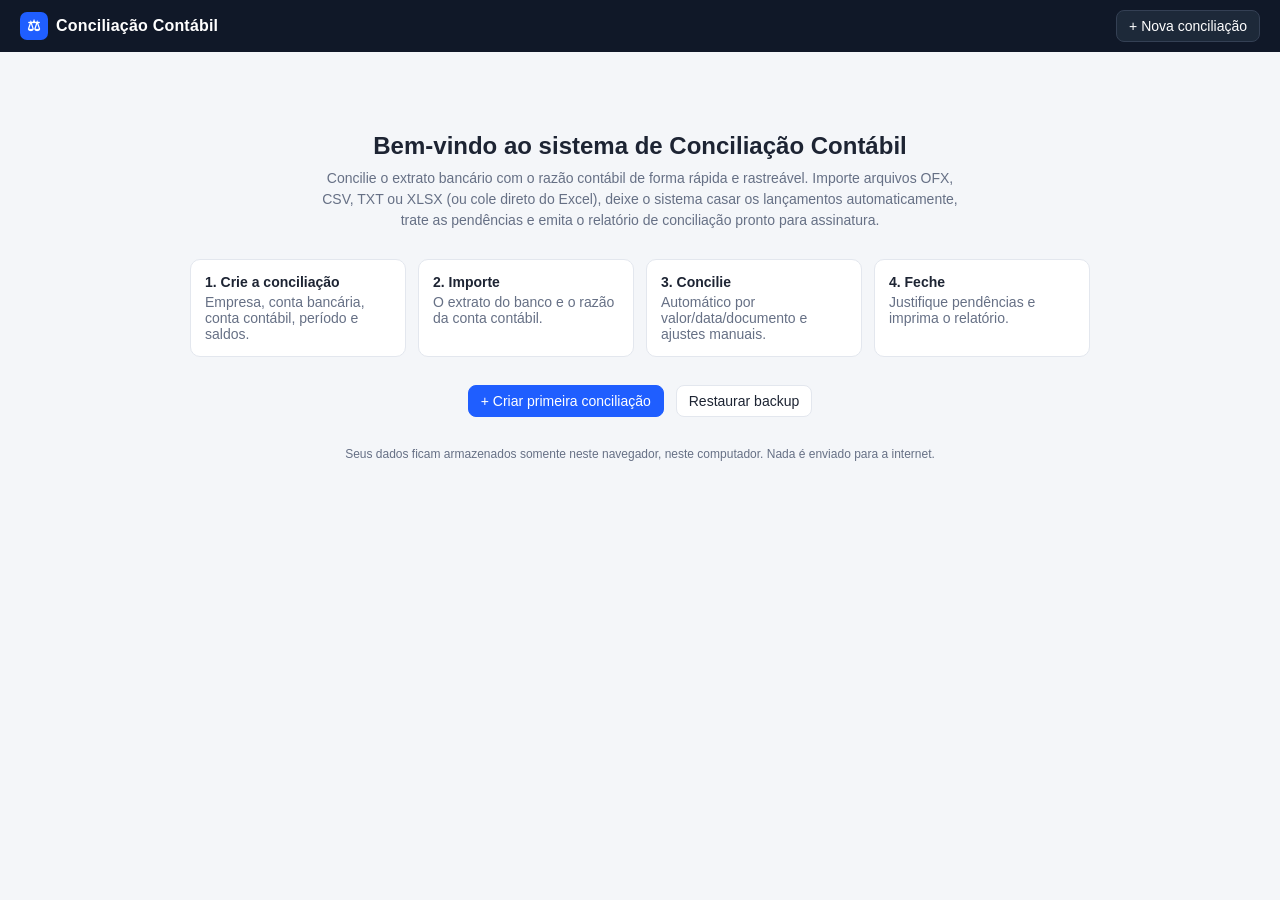
<file: index.html>
<!DOCTYPE html>
<html lang="pt-BR">
<head>
  <meta charset="UTF-8">
  <meta name="viewport" content="width=device-width, initial-scale=1.0">
  <title>Conciliação Contábil</title>
  <link rel="icon" href="data:image/svg+xml,<svg xmlns='http://www.w3.org/2000/svg' viewBox='0 0 100 100'><text y='.9em' font-size='90'>⚖️</text></svg>">
  <link rel="stylesheet" href="css/styles.css">
</head>
<body>
  <header class="topbar">
    <div class="brand"><span class="logo">⚖</span> Conciliação Contábil</div>
    <div class="spacer"></div>
    <select id="selConc" title="Conciliação aberta"></select>
    <button class="btn" data-action="nova-conc">+ Nova conciliação</button>
  </header>
  <nav class="tabs" id="tabs"></nav>
  <main id="main"></main>
  <div id="modal-root"></div>
  <div class="toast-area" id="toasts"></div>

  <noscript><p style="padding:20px">Este sistema precisa de JavaScript habilitado.</p></noscript>
  <script src="js/parsers.js"></script>
  <script src="js/app.js"></script>
</body>
</html>
</file>
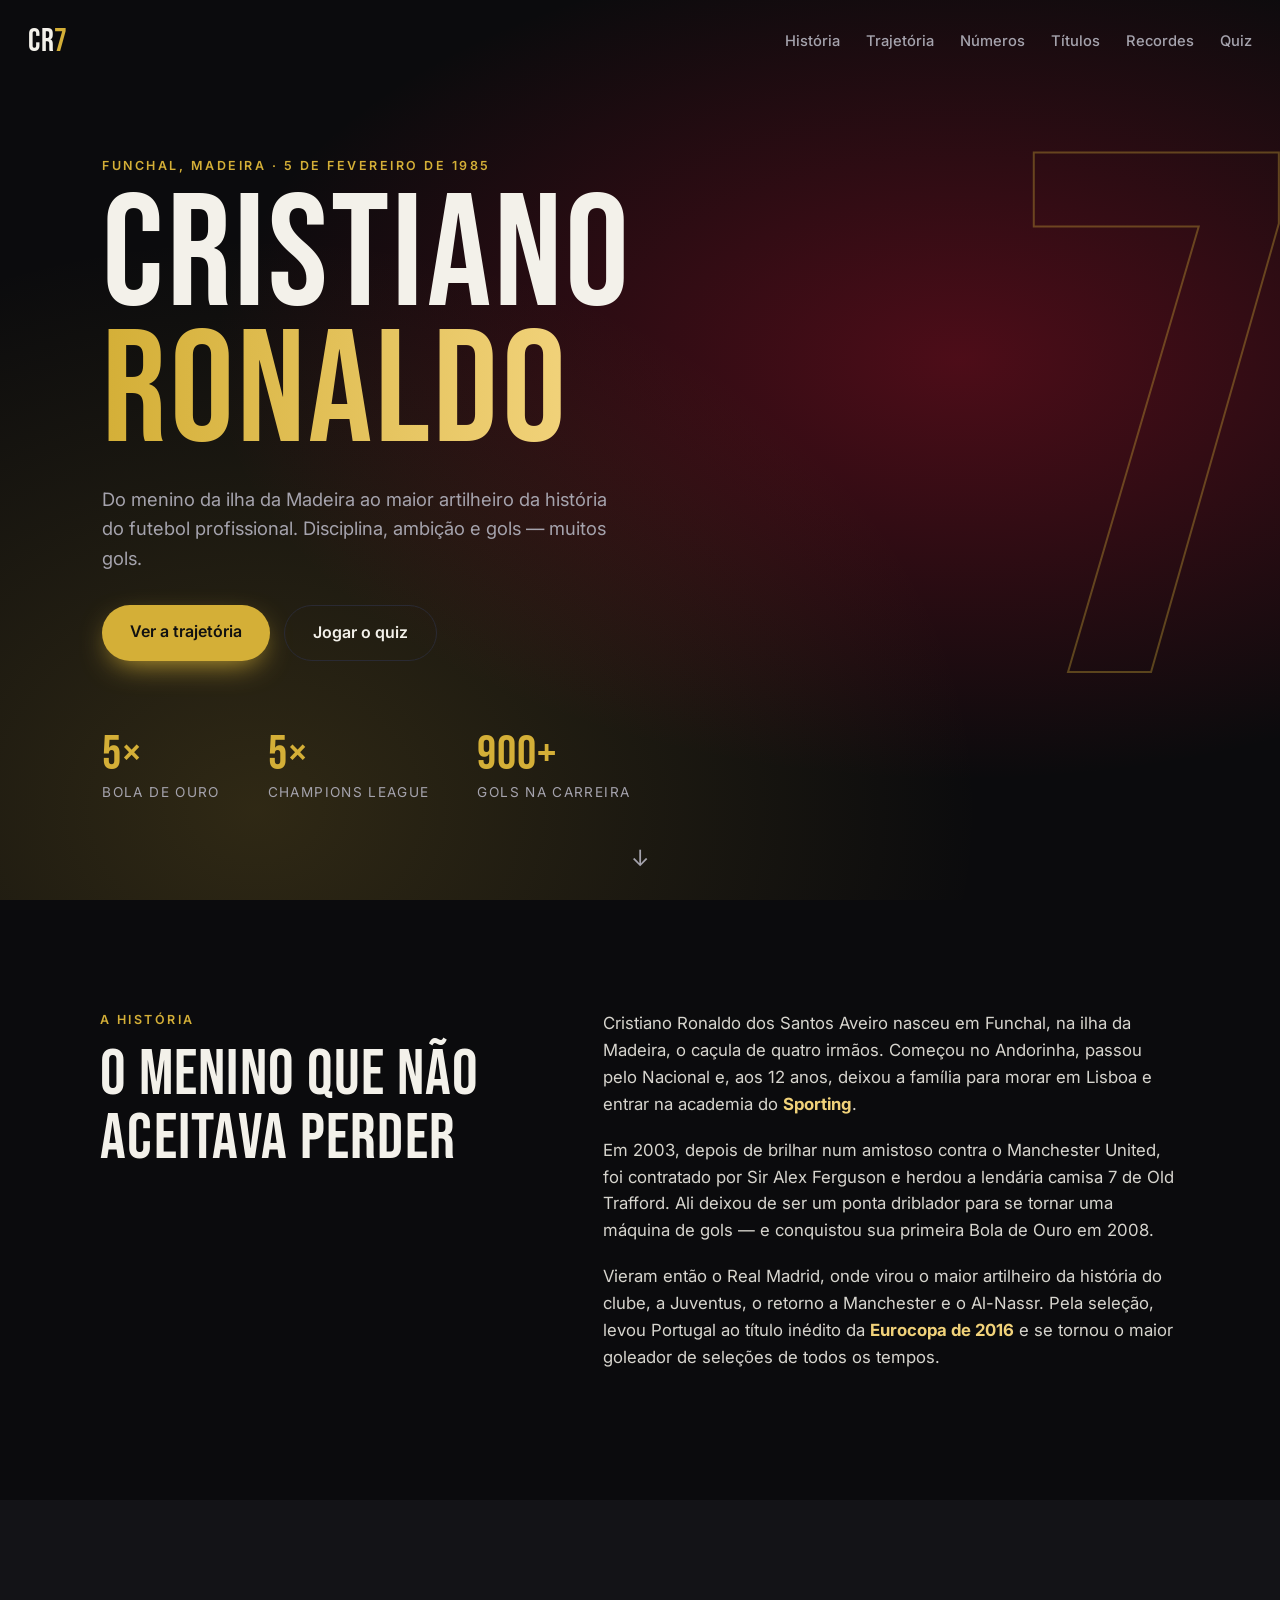
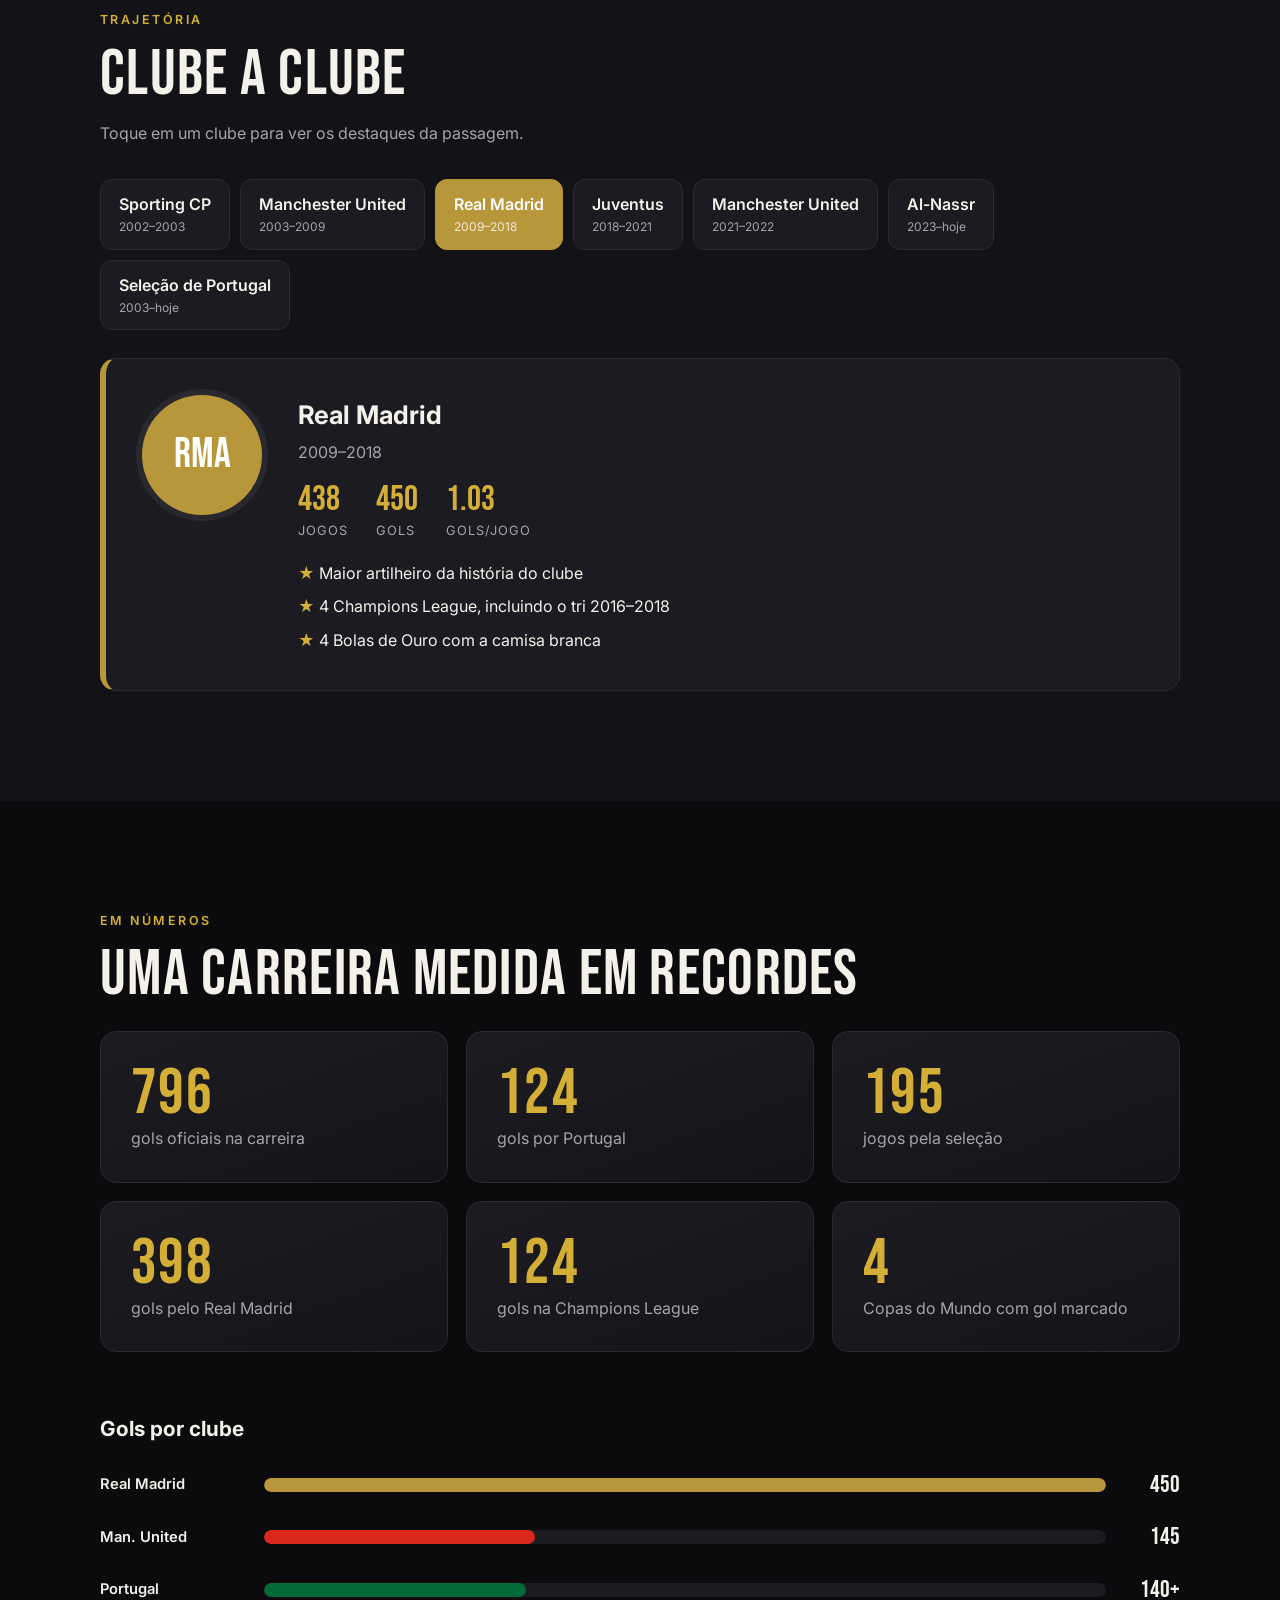
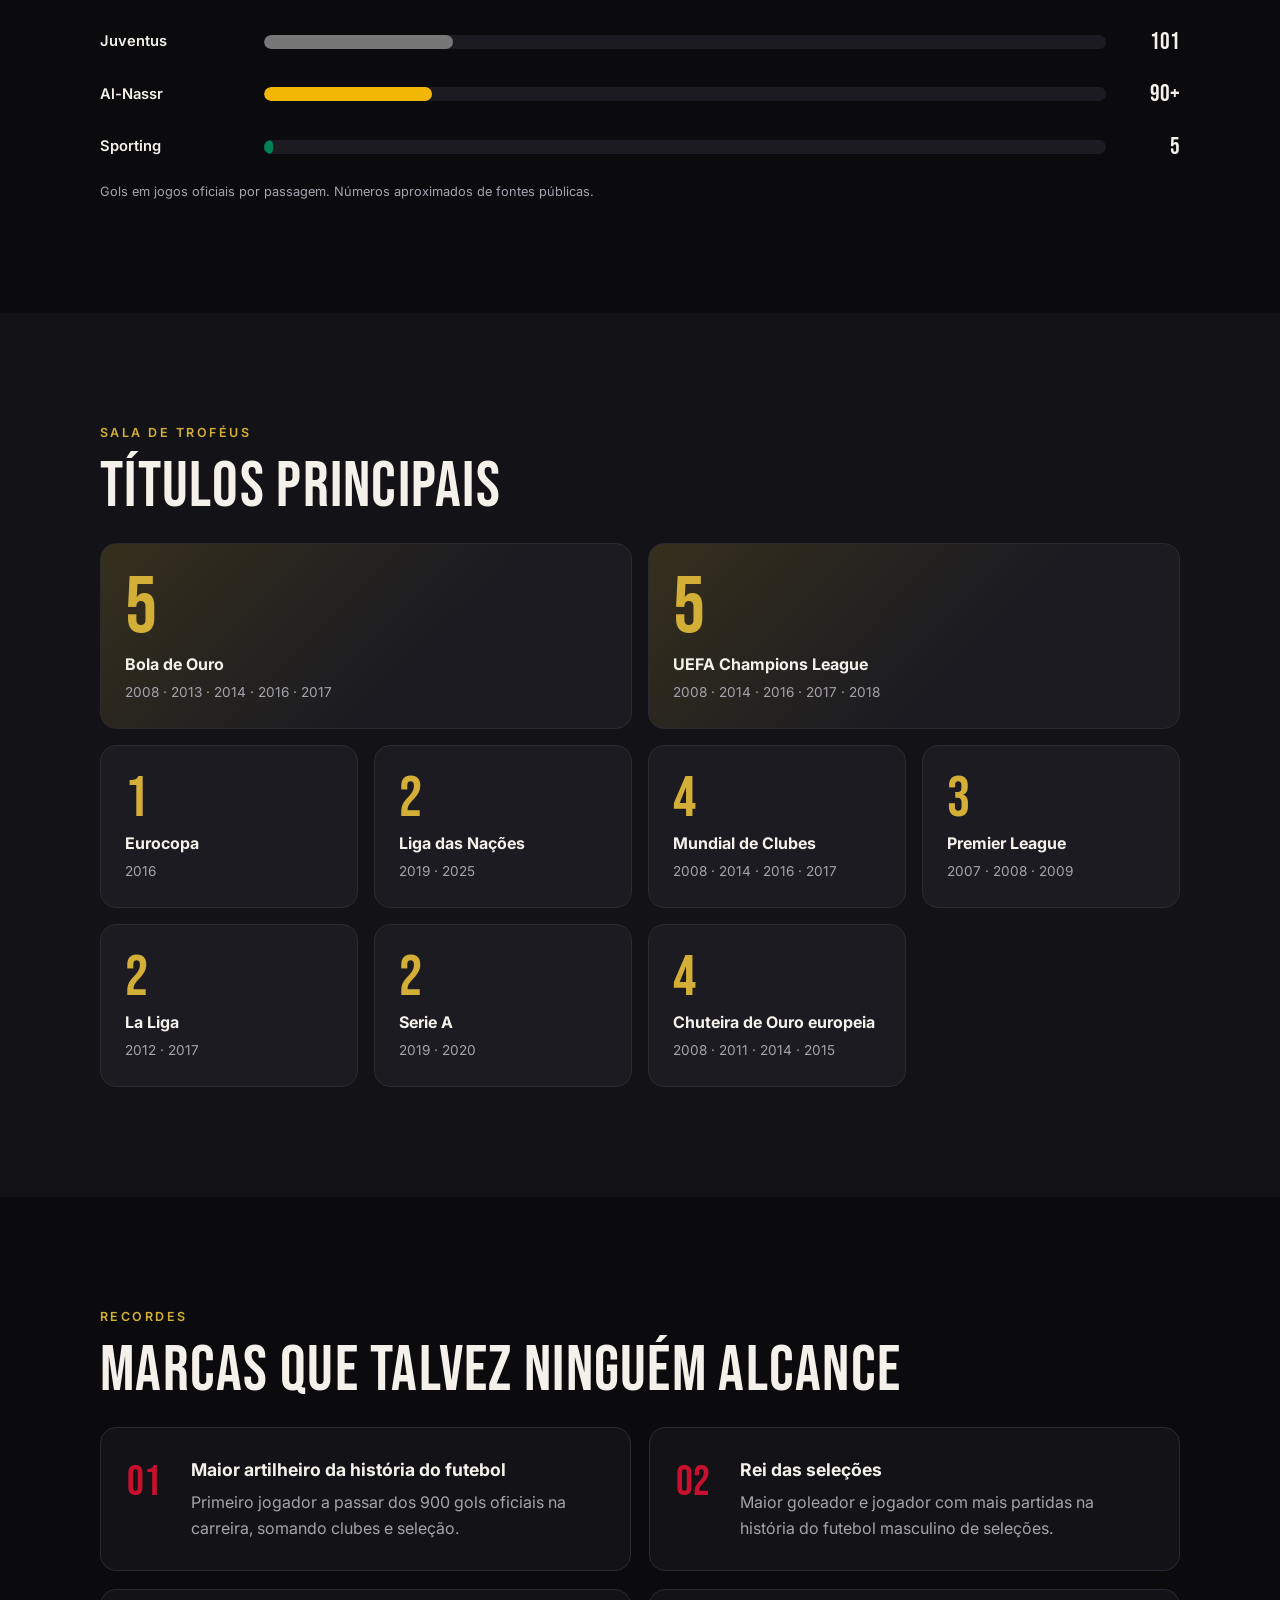
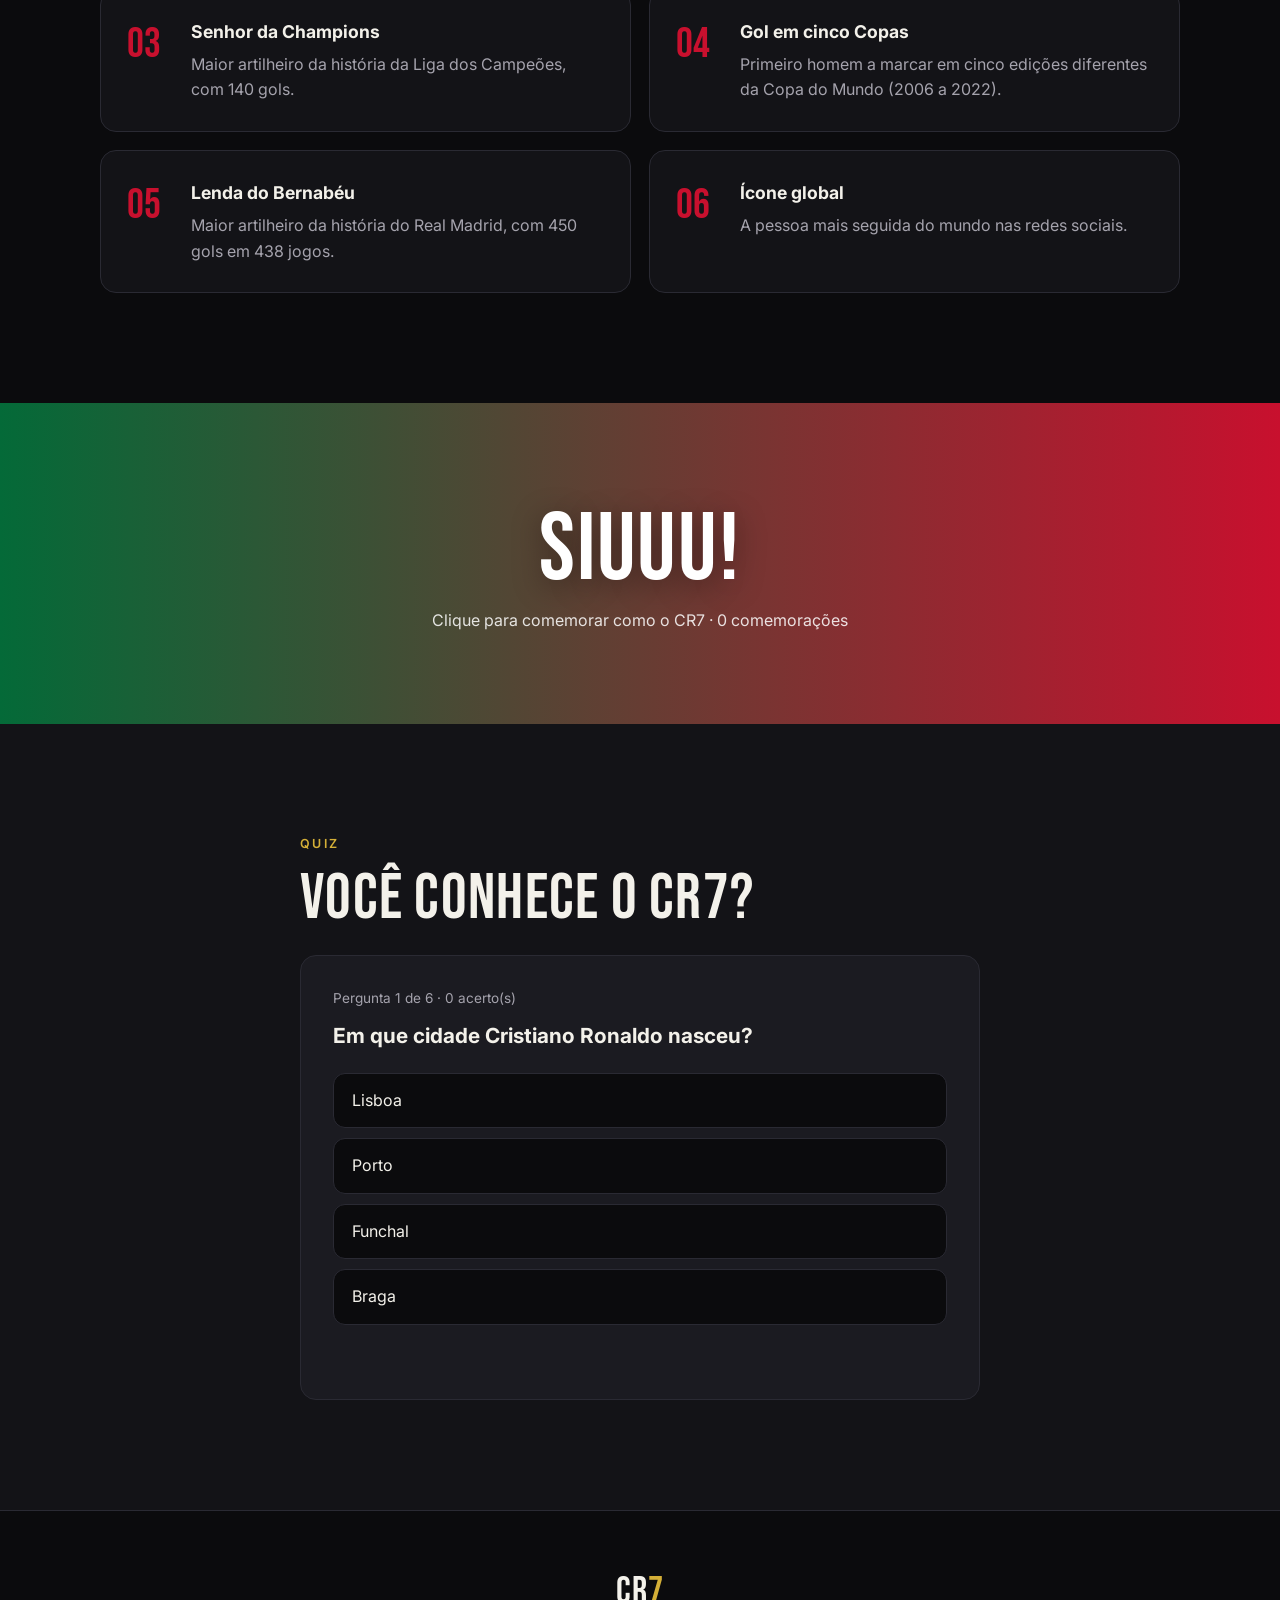
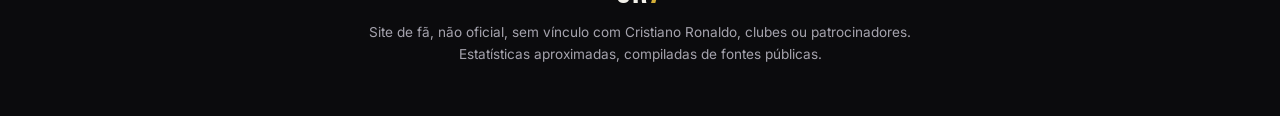
<file: cr7/index.html>
<!DOCTYPE html>
<html lang="pt-BR">
<head>
<meta charset="UTF-8">
<meta name="viewport" content="width=device-width, initial-scale=1.0">
<title>CR7 — Tributo a Cristiano Ronaldo</title>
<meta name="description" content="Site de fã (não oficial) sobre a carreira de Cristiano Ronaldo: trajetória, títulos, recordes e números.">
<link rel="icon" href="data:image/svg+xml,<svg xmlns='http://www.w3.org/2000/svg' viewBox='0 0 100 100'><text y='.9em' font-size='90'>⚽</text></svg>">
<link rel="preconnect" href="https://fonts.googleapis.com">
<link rel="preconnect" href="https://fonts.gstatic.com" crossorigin>
<link href="https://fonts.googleapis.com/css2?family=Bebas+Neue&family=Inter:wght@400;500;600;800&display=swap" rel="stylesheet">
<link rel="stylesheet" href="style.css">
</head>
<body>

<header class="nav" id="nav">
  <a href="#topo" class="nav-logo">CR<span>7</span></a>
  <button class="nav-toggle" aria-label="Abrir menu" aria-expanded="false" id="navToggle">☰</button>
  <nav class="nav-links" id="navLinks">
    <a href="#historia">História</a>
    <a href="#trajetoria">Trajetória</a>
    <a href="#numeros">Números</a>
    <a href="#titulos">Títulos</a>
    <a href="#recordes">Recordes</a>
    <a href="#quiz">Quiz</a>
  </nav>
</header>

<main>
  <!-- HERO -->
  <section class="hero" id="topo">
    <div class="hero-bg" aria-hidden="true">
      <span class="hero-seven">7</span>
    </div>
    <div class="hero-content">
      <p class="eyebrow">Funchal, Madeira · 5 de fevereiro de 1985</p>
      <h1>Cristiano<br><span>Ronaldo</span></h1>
      <p class="hero-sub">Do menino da ilha da Madeira ao maior artilheiro da história do futebol profissional.
        Disciplina, ambição e gols — muitos gols.</p>
      <div class="hero-cta">
        <a href="#trajetoria" class="btn btn-gold">Ver a trajetória</a>
        <a href="#quiz" class="btn btn-ghost">Jogar o quiz</a>
      </div>
    </div>
    <div class="hero-stats">
      <div><strong>5×</strong><span>Bola de Ouro</span></div>
      <div><strong>5×</strong><span>Champions League</span></div>
      <div><strong>900+</strong><span>gols na carreira</span></div>
    </div>
    <a href="#historia" class="scroll-hint" aria-label="Rolar para baixo">↓</a>
  </section>

  <!-- HISTÓRIA -->
  <section class="section" id="historia">
    <div class="container two-col">
      <div>
        <p class="eyebrow">A história</p>
        <h2>O menino que não aceitava perder</h2>
      </div>
      <div class="prose">
        <p>Cristiano Ronaldo dos Santos Aveiro nasceu em Funchal, na ilha da Madeira, o caçula de quatro irmãos.
          Começou no Andorinha, passou pelo Nacional e, aos 12 anos, deixou a família para morar em Lisboa
          e entrar na academia do <strong>Sporting</strong>.</p>
        <p>Em 2003, depois de brilhar num amistoso contra o Manchester United, foi contratado por Sir Alex Ferguson
          e herdou a lendária camisa 7 de Old Trafford. Ali deixou de ser um ponta driblador para se tornar uma
          máquina de gols — e conquistou sua primeira Bola de Ouro em 2008.</p>
        <p>Vieram então o Real Madrid, onde virou o maior artilheiro da história do clube, a Juventus,
          o retorno a Manchester e o Al-Nassr. Pela seleção, levou Portugal ao título inédito da
          <strong>Eurocopa de 2016</strong> e se tornou o maior goleador de seleções de todos os tempos.</p>
      </div>
    </div>
  </section>

  <!-- TRAJETÓRIA -->
  <section class="section section-alt" id="trajetoria">
    <div class="container">
      <p class="eyebrow">Trajetória</p>
      <h2>Clube a clube</h2>
      <p class="lead">Toque em um clube para ver os destaques da passagem.</p>

      <div class="clubs" role="tablist" id="clubTabs"></div>
      <article class="club-card" id="clubCard" role="tabpanel" aria-live="polite"></article>
    </div>
  </section>

  <!-- NÚMEROS -->
  <section class="section" id="numeros">
    <div class="container">
      <p class="eyebrow">Em números</p>
      <h2>Uma carreira medida em recordes</h2>
      <div class="stats-grid">
        <div class="stat"><strong data-count="900" data-suffix="+">0</strong><span>gols oficiais na carreira</span></div>
        <div class="stat"><strong data-count="140" data-suffix="+">0</strong><span>gols por Portugal</span></div>
        <div class="stat"><strong data-count="220" data-suffix="+">0</strong><span>jogos pela seleção</span></div>
        <div class="stat"><strong data-count="450">0</strong><span>gols pelo Real Madrid</span></div>
        <div class="stat"><strong data-count="140">0</strong><span>gols na Champions League</span></div>
        <div class="stat"><strong data-count="5">0</strong><span>Copas do Mundo com gol marcado</span></div>
      </div>

      <h3 class="sub-title">Gols por clube</h3>
      <div class="bars" id="goalBars"></div>
      <p class="note">Gols em jogos oficiais por passagem. Números aproximados de fontes públicas.</p>
    </div>
  </section>

  <!-- TÍTULOS -->
  <section class="section section-alt" id="titulos">
    <div class="container">
      <p class="eyebrow">Sala de troféus</p>
      <h2>Títulos principais</h2>
      <div class="trophies">
        <div class="trophy trophy-big"><span class="t-num">5</span><span class="t-name">Bola de Ouro</span><span class="t-years">2008 · 2013 · 2014 · 2016 · 2017</span></div>
        <div class="trophy trophy-big"><span class="t-num">5</span><span class="t-name">UEFA Champions League</span><span class="t-years">2008 · 2014 · 2016 · 2017 · 2018</span></div>
        <div class="trophy"><span class="t-num">1</span><span class="t-name">Eurocopa</span><span class="t-years">2016</span></div>
        <div class="trophy"><span class="t-num">2</span><span class="t-name">Liga das Nações</span><span class="t-years">2019 · 2025</span></div>
        <div class="trophy"><span class="t-num">4</span><span class="t-name">Mundial de Clubes</span><span class="t-years">2008 · 2014 · 2016 · 2017</span></div>
        <div class="trophy"><span class="t-num">3</span><span class="t-name">Premier League</span><span class="t-years">2007 · 2008 · 2009</span></div>
        <div class="trophy"><span class="t-num">2</span><span class="t-name">La Liga</span><span class="t-years">2012 · 2017</span></div>
        <div class="trophy"><span class="t-num">2</span><span class="t-name">Serie A</span><span class="t-years">2019 · 2020</span></div>
        <div class="trophy"><span class="t-num">4</span><span class="t-name">Chuteira de Ouro europeia</span><span class="t-years">2008 · 2011 · 2014 · 2015</span></div>
      </div>
    </div>
  </section>

  <!-- RECORDES -->
  <section class="section" id="recordes">
    <div class="container">
      <p class="eyebrow">Recordes</p>
      <h2>Marcas que talvez ninguém alcance</h2>
      <ol class="records">
        <li><h3>Maior artilheiro da história do futebol</h3><p>Primeiro jogador a passar dos 900 gols oficiais na carreira, somando clubes e seleção.</p></li>
        <li><h3>Rei das seleções</h3><p>Maior goleador e jogador com mais partidas na história do futebol masculino de seleções.</p></li>
        <li><h3>Senhor da Champions</h3><p>Maior artilheiro da história da Liga dos Campeões, com 140 gols.</p></li>
        <li><h3>Gol em cinco Copas</h3><p>Primeiro homem a marcar em cinco edições diferentes da Copa do Mundo (2006 a 2022).</p></li>
        <li><h3>Lenda do Bernabéu</h3><p>Maior artilheiro da história do Real Madrid, com 450 gols em 438 jogos.</p></li>
        <li><h3>Ícone global</h3><p>A pessoa mais seguida do mundo nas redes sociais.</p></li>
      </ol>
    </div>
  </section>

  <!-- SIUUU -->
  <section class="siu" aria-label="Comemoração">
    <button class="siu-btn" id="siuBtn">SIUUU!</button>
    <p>Clique para comemorar como o CR7 · <span id="siuCount">0</span> comemorações</p>
  </section>

  <!-- QUIZ -->
  <section class="section section-alt" id="quiz">
    <div class="container narrow">
      <p class="eyebrow">Quiz</p>
      <h2>Você conhece o CR7?</h2>
      <div class="quiz" id="quizBox"></div>
    </div>
  </section>
</main>

<footer class="footer">
  <p class="footer-logo">CR<span>7</span></p>
  <p>Site de fã, não oficial, sem vínculo com Cristiano Ronaldo, clubes ou patrocinadores.<br>
     Estatísticas aproximadas, compiladas de fontes públicas.</p>
</footer>

<script src="script.js"></script>
</body>
</html>
</file>
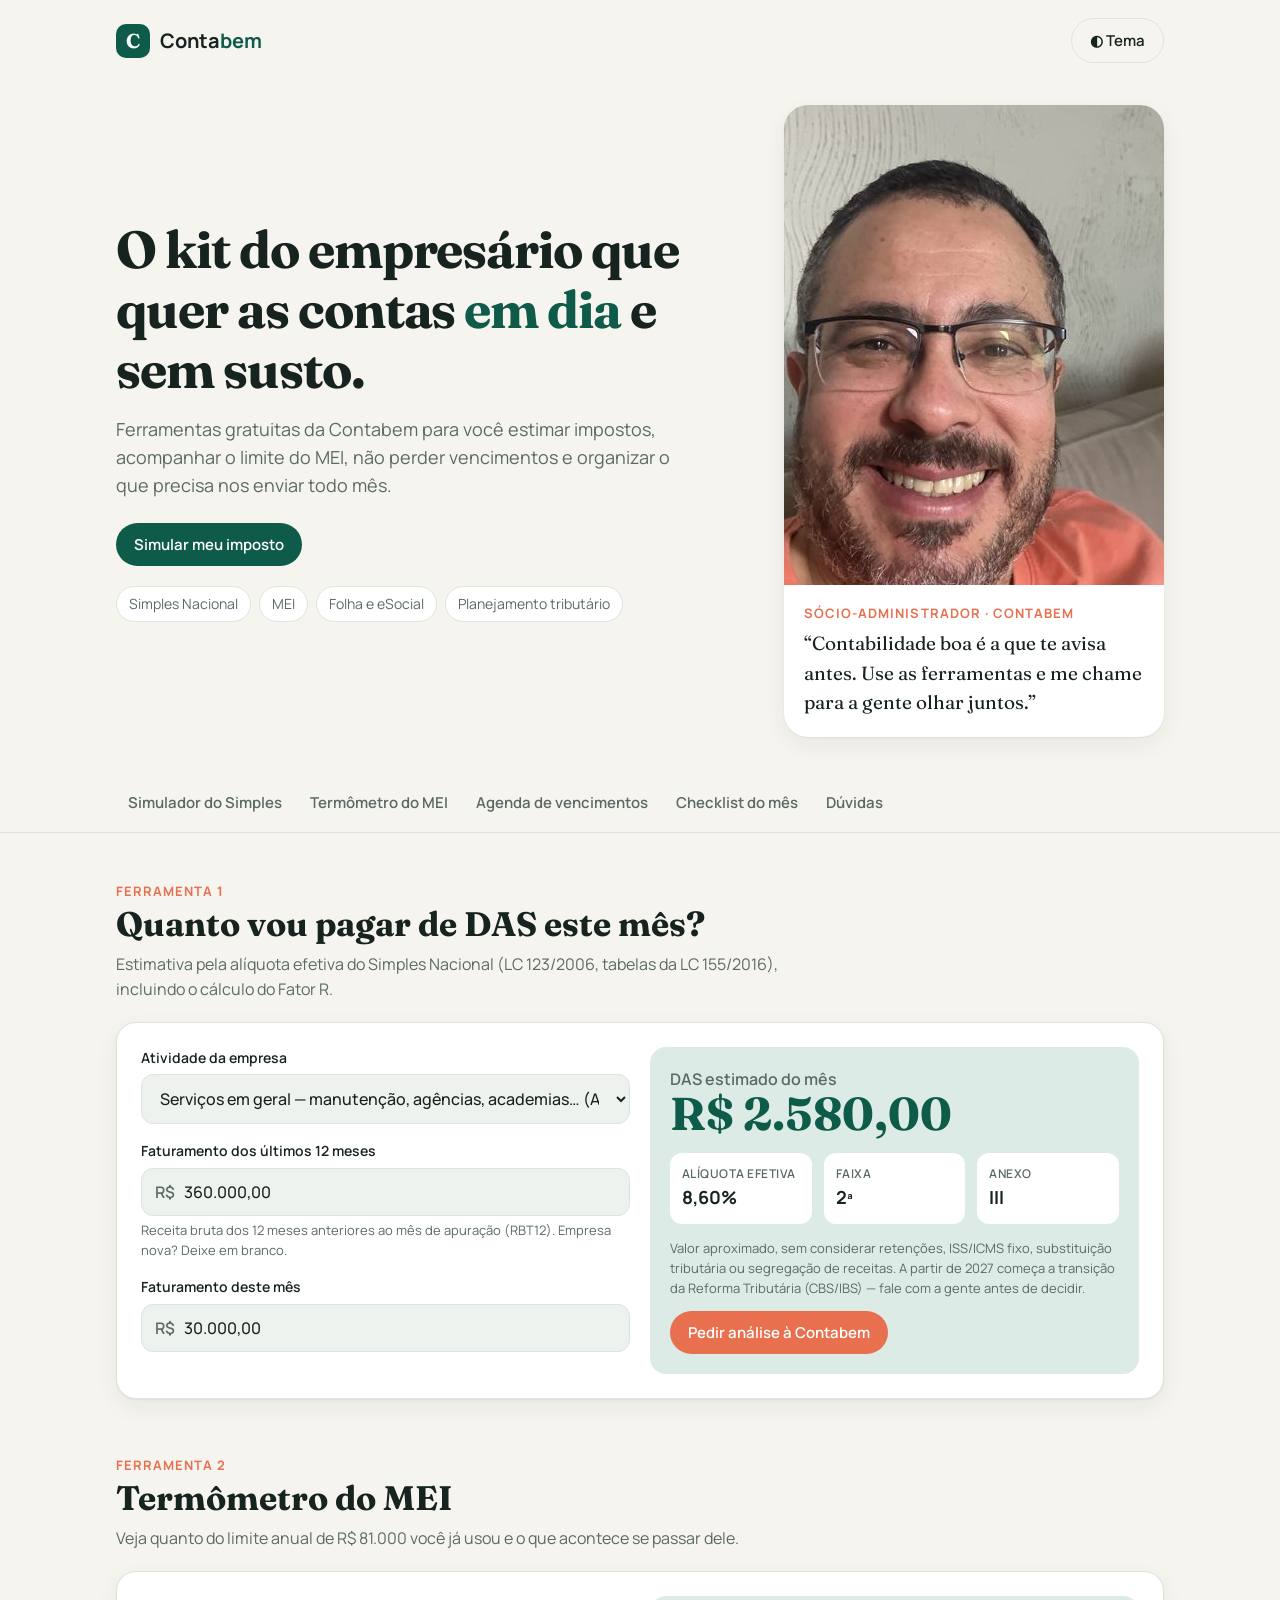
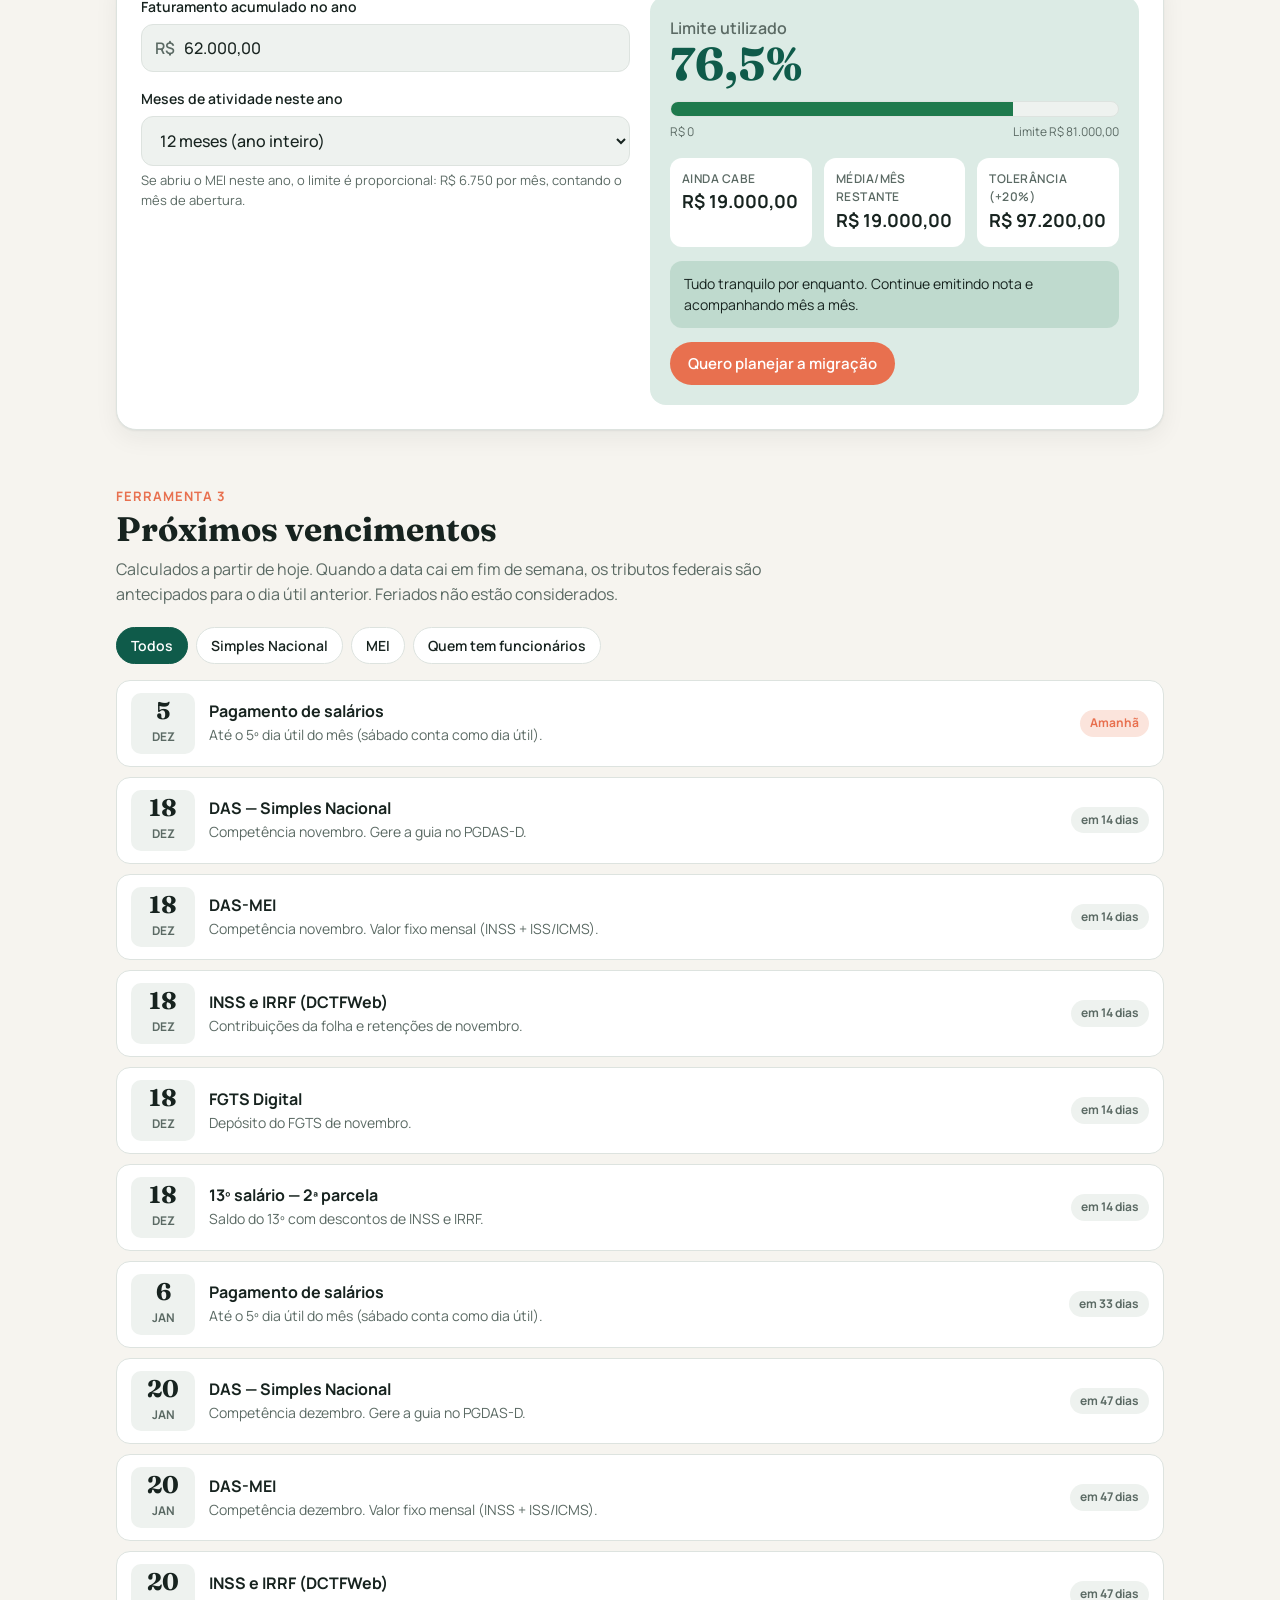
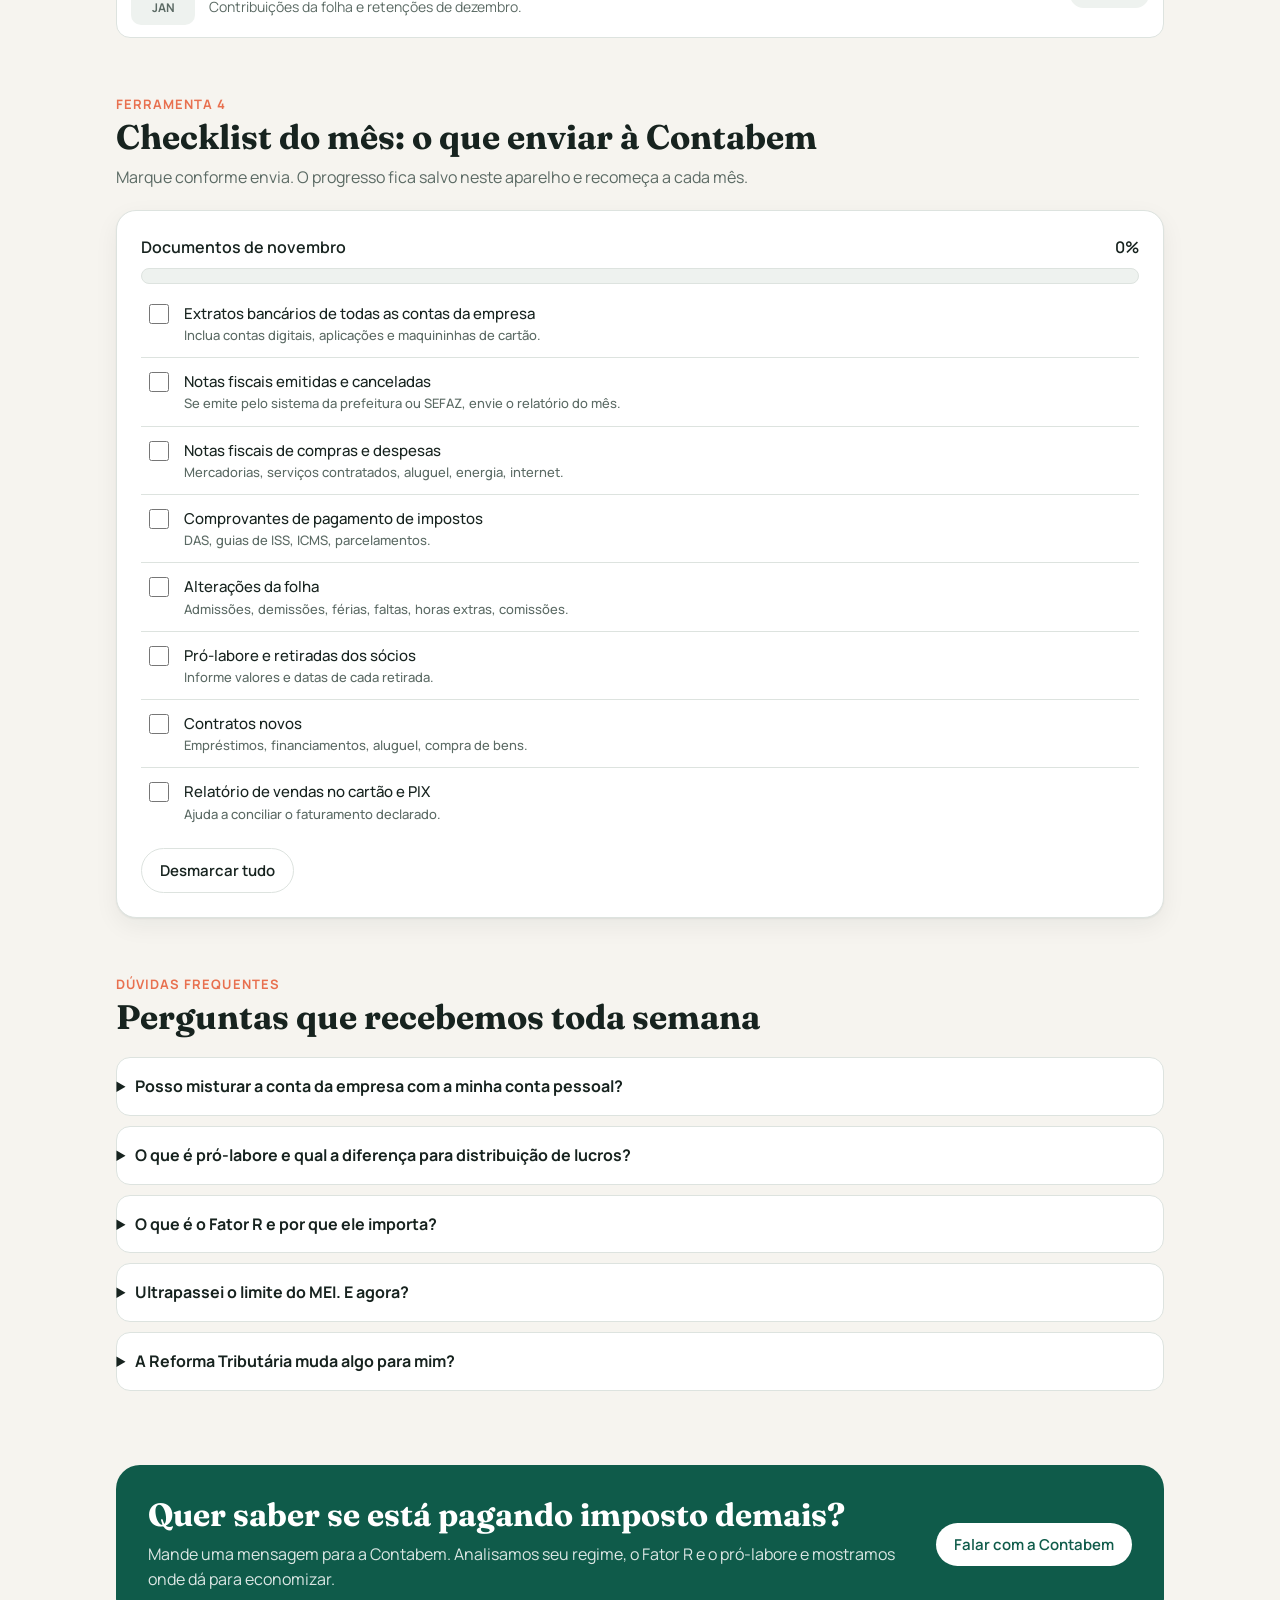
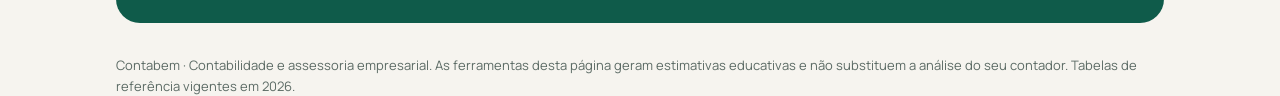
<file: kit-cliente/index.html>
<!doctype html>
<html lang="pt-BR">
<head>
<meta charset="utf-8">
<meta name="viewport" content="width=device-width, initial-scale=1">
<title>Kit do Empresário Contabem</title>
<meta name="description" content="Ferramentas gratuitas da Contabem para o empresário: simulador do Simples Nacional, termômetro do MEI, agenda de vencimentos e checklist mensal.">
<link rel="preconnect" href="https://fonts.googleapis.com">
<link rel="preconnect" href="https://fonts.gstatic.com" crossorigin>
<link href="https://fonts.googleapis.com/css2?family=Fraunces:opsz,wght@9..144,600;9..144,700&family=Manrope:wght@400;500;600;700&display=swap" rel="stylesheet">
<style>
:root{
  --bg:#f6f4ef; --surface:#ffffff; --surface-2:#eef2ef; --ink:#17231f; --muted:#5b6a64; --line:#dde3df;
  --brand:#0f5b4a; --brand-ink:#ffffff; --brand-soft:#dcebe5;
  --accent:#e8704f; --accent-soft:#fbe4dc;
  --ok:#1f7a4d; --warn:#b7791f; --bad:#c0392b;
  --shadow:0 1px 2px rgba(16,40,32,.06),0 8px 24px rgba(16,40,32,.06);
}
@media (prefers-color-scheme: dark){
  :root:not([data-theme="light"]){
    --bg:#0f1513; --surface:#17201d; --surface-2:#1d2925; --ink:#e8efec; --muted:#9db0a8; --line:#2a3833;
    --brand:#4fb894; --brand-ink:#08201a; --brand-soft:#1b3a31;
    --accent:#f08a6c; --accent-soft:#3a241d;
    --ok:#5cc28d; --warn:#e0b04f; --bad:#ef7a6c;
    --shadow:0 1px 2px rgba(0,0,0,.3),0 8px 24px rgba(0,0,0,.25);
  }
}
:root[data-theme="dark"]{
  --bg:#0f1513; --surface:#17201d; --surface-2:#1d2925; --ink:#e8efec; --muted:#9db0a8; --line:#2a3833;
  --brand:#4fb894; --brand-ink:#08201a; --brand-soft:#1b3a31;
  --accent:#f08a6c; --accent-soft:#3a241d;
  --ok:#5cc28d; --warn:#e0b04f; --bad:#ef7a6c;
  --shadow:0 1px 2px rgba(0,0,0,.3),0 8px 24px rgba(0,0,0,.25);
}
*{box-sizing:border-box}
html{-webkit-text-size-adjust:100%}
body{margin:0;background:var(--bg);color:var(--ink);font:16px/1.55 Manrope,system-ui,sans-serif}
h1,h2,h3{font-family:Fraunces,Georgia,serif;line-height:1.15;margin:0}
a{color:var(--brand)}
.wrap{max-width:1080px;margin:0 auto;padding:0 16px}
header.top{display:flex;align-items:center;justify-content:space-between;padding:18px 0}
.logo{display:flex;align-items:center;gap:10px;font-weight:700;font-size:20px;letter-spacing:-.01em}
.logo .mark{width:34px;height:34px;border-radius:10px;background:var(--brand);color:var(--brand-ink);display:grid;place-items:center;font-family:Fraunces,serif;font-size:20px}
.logo b{color:var(--brand)}
.btn{display:inline-flex;align-items:center;gap:8px;border:0;border-radius:999px;padding:11px 18px;font:600 15px Manrope,sans-serif;cursor:pointer;text-decoration:none;background:var(--brand);color:var(--brand-ink)}
.btn.alt{background:var(--accent);color:#fff}
.btn.ghost{background:transparent;color:var(--ink);border:1px solid var(--line)}
.btn:focus-visible,input:focus-visible,select:focus-visible{outline:3px solid var(--accent);outline-offset:2px}

.hero{display:grid;grid-template-columns:1.3fr 1fr;gap:32px;align-items:center;padding:24px 0 40px}
.hero h1{font-size:clamp(32px,5vw,52px);letter-spacing:-.02em}
.hero h1 em{font-style:normal;color:var(--brand)}
.hero p.lead{font-size:18px;color:var(--muted);max-width:560px;margin:16px 0 24px}
.hero .chips{display:flex;flex-wrap:wrap;gap:8px;margin-top:20px}
.chip{background:var(--surface);border:1px solid var(--line);border-radius:999px;padding:6px 12px;font-size:14px;color:var(--muted)}
.card-person{background:var(--surface);border-radius:24px;box-shadow:var(--shadow);overflow:hidden;max-width:380px;justify-self:end;width:100%}
.card-person img{display:block;width:100%;aspect-ratio:1;object-fit:cover}
.card-person .info{padding:18px 20px 20px}
.card-person .role{font-size:13px;text-transform:uppercase;letter-spacing:.08em;color:var(--accent);font-weight:700}
.card-person .quote{font-family:Fraunces,serif;font-size:19px;margin:6px 0 0}

nav.tabs{position:sticky;top:0;z-index:5;background:color-mix(in srgb,var(--bg) 92%,transparent);backdrop-filter:blur(8px);border-bottom:1px solid var(--line)}
nav.tabs .wrap{display:flex;gap:4px;overflow-x:auto;scrollbar-width:none}
nav.tabs a{flex:none;padding:14px 12px;text-decoration:none;color:var(--muted);font-weight:600;font-size:15px;border-bottom:3px solid transparent}
nav.tabs a:hover{color:var(--ink)}

section.tool{padding:48px 0 8px}
.sec-head{margin-bottom:20px}
.sec-head .kicker{font-size:13px;text-transform:uppercase;letter-spacing:.08em;color:var(--accent);font-weight:700}
.sec-head h2{font-size:clamp(26px,3.4vw,34px);margin-top:4px}
.sec-head p{color:var(--muted);margin:8px 0 0;max-width:680px}
.panel{background:var(--surface);border:1px solid var(--line);border-radius:20px;box-shadow:var(--shadow);padding:24px}
.grid2{display:grid;grid-template-columns:1fr 1fr;gap:20px}
label{display:block;font-weight:600;font-size:14px;margin:0 0 6px}
.field{margin-bottom:16px}
.hint{font-size:13px;color:var(--muted);margin-top:4px}
input,select{width:100%;font:500 16px Manrope,sans-serif;color:var(--ink);background:var(--surface-2);border:1px solid var(--line);border-radius:12px;padding:12px 14px}
.money{position:relative}
.money span{position:absolute;left:14px;top:50%;transform:translateY(-50%);color:var(--muted);font-weight:600}
.money input{padding-left:42px}

.result{background:var(--brand-soft);border-radius:16px;padding:20px}
.big{font-family:Fraunces,serif;font-size:clamp(34px,5vw,46px);font-weight:700;color:var(--brand);line-height:1}
.kpis{display:grid;grid-template-columns:repeat(3,1fr);gap:12px;margin-top:16px}
.kpi{background:var(--surface);border-radius:12px;padding:12px}
.kpi small{display:block;color:var(--muted);font-size:12px;font-weight:600;text-transform:uppercase;letter-spacing:.04em}
.kpi strong{font-size:18px}
.note{font-size:13px;color:var(--muted);margin-top:14px}
.alert{border-radius:12px;padding:12px 14px;font-size:14px;margin-top:14px;background:var(--accent-soft)}
.alert.good{background:color-mix(in srgb,var(--ok) 15%,transparent)}

.meter{height:16px;border-radius:999px;background:var(--surface-2);border:1px solid var(--line);overflow:hidden;margin:14px 0 6px}
.meter i{display:block;height:100%;width:0;background:var(--ok);transition:width .4s,background .4s}
.meter-legend{display:flex;justify-content:space-between;font-size:12px;color:var(--muted)}

.agenda{list-style:none;margin:0;padding:0;display:grid;gap:10px}
.agenda li{display:grid;grid-template-columns:64px 1fr auto;gap:14px;align-items:center;background:var(--surface);border:1px solid var(--line);border-radius:14px;padding:12px 14px}
.date{text-align:center;background:var(--surface-2);border-radius:10px;padding:6px 0}
.date b{display:block;font-family:Fraunces,serif;font-size:24px;line-height:1}
.date span{font-size:12px;text-transform:uppercase;color:var(--muted);font-weight:700}
.agenda h3{font:700 16px Manrope,sans-serif}
.agenda p{margin:2px 0 0;font-size:14px;color:var(--muted)}
.tag{font-size:12px;font-weight:700;border-radius:999px;padding:4px 10px;white-space:nowrap;background:var(--surface-2);color:var(--muted)}
.tag.soon{background:var(--accent-soft);color:var(--accent)}
.filters{display:flex;flex-wrap:wrap;gap:8px;margin-bottom:16px}
.filters button{border:1px solid var(--line);background:var(--surface);color:var(--ink);border-radius:999px;padding:8px 14px;font:600 14px Manrope,sans-serif;cursor:pointer}
.filters button[aria-pressed="true"]{background:var(--brand);color:var(--brand-ink);border-color:var(--brand)}

.check{list-style:none;margin:0;padding:0}
.check li{border-bottom:1px solid var(--line)}
.check li:last-child{border-bottom:0}
.check label{display:flex;gap:12px;align-items:flex-start;padding:12px 4px;font-weight:500;font-size:15px;cursor:pointer;margin:0}
.check input{width:20px;height:20px;flex:none;margin-top:2px;accent-color:var(--brand)}
.check input:checked + span{color:var(--muted);text-decoration:line-through}
.check small{display:block;color:var(--muted);font-size:13px;text-decoration:none}
.progress-line{display:flex;align-items:center;justify-content:space-between;gap:12px;margin-bottom:8px;font-weight:600}

.faq details{background:var(--surface);border:1px solid var(--line);border-radius:14px;padding:4px 18px;margin-bottom:10px}
.faq summary{cursor:pointer;font-weight:700;padding:12px 0;list-style-position:outside}
.faq details p{color:var(--muted);margin:0 0 14px}

.cta{margin:56px 0 32px;background:var(--brand);color:var(--brand-ink);border-radius:24px;padding:32px;display:grid;grid-template-columns:1fr auto;gap:20px;align-items:center}
.cta h2{font-size:clamp(24px,3.4vw,32px)}
.cta p{margin:8px 0 0;opacity:.85}
.cta .btn{background:var(--brand-ink);color:var(--brand)}
footer{padding:16px 0 40px;color:var(--muted);font-size:13px}
.toast{position:fixed;left:50%;bottom:24px;transform:translateX(-50%) translateY(120px);background:var(--ink);color:var(--bg);padding:12px 18px;border-radius:12px;font-weight:600;transition:transform .3s,visibility .3s;visibility:hidden;z-index:20;max-width:calc(100% - 32px)}
.toast.show{transform:translateX(-50%) translateY(0);visibility:visible}

@media (max-width:820px){
  .hero{grid-template-columns:1fr}
  .card-person{justify-self:start;max-width:none;display:grid;grid-template-columns:120px 1fr}
  .card-person img{height:100%}
  .grid2{grid-template-columns:1fr}
  .cta{grid-template-columns:1fr}
}
@media (max-width:480px){
  .kpis{grid-template-columns:1fr 1fr}
  .agenda li{grid-template-columns:56px 1fr}
  .agenda .tag{grid-column:2;justify-self:start}
  .panel{padding:18px}
  .cta{padding:24px}
}
@media print{nav.tabs,.cta .btn,#theme{display:none}}
</style>
</head>
<body>

<div class="wrap">
  <header class="top">
    <div class="logo"><span class="mark">C</span><span>Conta<b>bem</b></span></div>
    <button class="btn ghost" id="theme" type="button" aria-label="Alternar tema claro/escuro">◐ Tema</button>
  </header>

  <div class="hero">
    <div>
      <h1>O kit do empresário que quer as contas <em>em dia</em> e sem susto.</h1>
      <p class="lead">Ferramentas gratuitas da Contabem para você estimar impostos, acompanhar o limite do MEI,
        não perder vencimentos e organizar o que precisa nos enviar todo mês.</p>
      <a class="btn" href="#simples">Simular meu imposto</a>
      <div class="chips">
        <span class="chip">Simples Nacional</span><span class="chip">MEI</span>
        <span class="chip">Folha e eSocial</span><span class="chip">Planejamento tributário</span>
      </div>
    </div>
    <aside class="card-person">
      <img src="foto.jpg" alt="Sócio-administrador da Contabem" width="480" height="480">
      <div class="info">
        <div class="role">Sócio-administrador · Contabem</div>
        <p class="quote">“Contabilidade boa é a que te avisa antes. Use as ferramentas e me chame para a gente olhar juntos.”</p>
      </div>
    </aside>
  </div>
</div>

<nav class="tabs" aria-label="Ferramentas">
  <div class="wrap">
    <a href="#simples">Simulador do Simples</a>
    <a href="#mei">Termômetro do MEI</a>
    <a href="#agenda">Agenda de vencimentos</a>
    <a href="#checklist">Checklist do mês</a>
    <a href="#faq">Dúvidas</a>
  </div>
</nav>

<main class="wrap">

  <!-- SIMPLES -->
  <section class="tool" id="simples">
    <div class="sec-head">
      <div class="kicker">Ferramenta 1</div>
      <h2>Quanto vou pagar de DAS este mês?</h2>
      <p>Estimativa pela alíquota efetiva do Simples Nacional (LC 123/2006, tabelas da LC 155/2016), incluindo o cálculo do Fator R.</p>
    </div>
    <div class="panel grid2">
      <div>
        <div class="field">
          <label for="anexo">Atividade da empresa</label>
          <select id="anexo">
            <option value="I">Comércio (Anexo I)</option>
            <option value="II">Indústria (Anexo II)</option>
            <option value="III" selected>Serviços em geral — manutenção, agências, academias… (Anexo III)</option>
            <option value="IV">Construção, vigilância, limpeza, advocacia (Anexo IV)</option>
            <option value="R">Serviços com Fator R — TI, engenharia, consultoria, saúde… (Anexo III ou V)</option>
          </select>
        </div>
        <div class="field">
          <label for="rbt12">Faturamento dos últimos 12 meses</label>
          <div class="money"><span>R$</span><input id="rbt12" inputmode="decimal" placeholder="360.000,00" value="360.000,00"></div>
          <div class="hint">Receita bruta dos 12 meses anteriores ao mês de apuração (RBT12). Empresa nova? Deixe em branco.</div>
        </div>
        <div class="field">
          <label for="mes">Faturamento deste mês</label>
          <div class="money"><span>R$</span><input id="mes" inputmode="decimal" placeholder="30.000,00" value="30.000,00"></div>
        </div>
        <div class="field" id="folhaBox" hidden>
          <label for="folha">Folha de pagamento dos últimos 12 meses</label>
          <div class="money"><span>R$</span><input id="folha" inputmode="decimal" placeholder="100.800,00" value="90.000,00"></div>
          <div class="hint">Salários, pró-labore, 13º, férias, INSS patronal e FGTS.</div>
        </div>
      </div>
      <div class="result" aria-live="polite">
        <div style="font-weight:600;color:var(--muted)">DAS estimado do mês</div>
        <div class="big" id="dasValor">—</div>
        <div class="kpis">
          <div class="kpi"><small>Alíquota efetiva</small><strong id="aliqEf">—</strong></div>
          <div class="kpi"><small>Faixa</small><strong id="faixa">—</strong></div>
          <div class="kpi"><small>Anexo</small><strong id="anexoUsado">—</strong></div>
        </div>
        <div id="simplesAlert"></div>
        <p class="note">Valor aproximado, sem considerar retenções, ISS/ICMS fixo, substituição tributária ou segregação de receitas.
          A partir de 2027 começa a transição da Reforma Tributária (CBS/IBS) — fale com a gente antes de decidir.</p>
        <button class="btn alt" type="button" data-wa="simples">Pedir análise à Contabem</button>
      </div>
    </div>
  </section>

  <!-- MEI -->
  <section class="tool" id="mei">
    <div class="sec-head">
      <div class="kicker">Ferramenta 2</div>
      <h2>Termômetro do MEI</h2>
      <p>Veja quanto do limite anual de R$ 81.000 você já usou e o que acontece se passar dele.</p>
    </div>
    <div class="panel grid2">
      <div>
        <div class="field">
          <label for="meiFat">Faturamento acumulado no ano</label>
          <div class="money"><span>R$</span><input id="meiFat" inputmode="decimal" placeholder="54.000,00" value="62.000,00"></div>
        </div>
        <div class="field">
          <label for="meiMeses">Meses de atividade neste ano</label>
          <select id="meiMeses"></select>
          <div class="hint">Se abriu o MEI neste ano, o limite é proporcional: R$ 6.750 por mês, contando o mês de abertura.</div>
        </div>
      </div>
      <div class="result" aria-live="polite">
        <div style="font-weight:600;color:var(--muted)">Limite utilizado</div>
        <div class="big" id="meiPct">—</div>
        <div class="meter" role="img" aria-label="Uso do limite do MEI"><i id="meiBar"></i></div>
        <div class="meter-legend"><span>R$ 0</span><span id="meiLim">—</span></div>
        <div class="kpis">
          <div class="kpi"><small>Ainda cabe</small><strong id="meiResta">—</strong></div>
          <div class="kpi"><small>Média/mês restante</small><strong id="meiMedia">—</strong></div>
          <div class="kpi"><small>Tolerância (+20%)</small><strong id="meiTol">—</strong></div>
        </div>
        <div id="meiAlert"></div>
        <button class="btn alt" type="button" data-wa="mei" style="margin-top:14px">Quero planejar a migração</button>
      </div>
    </div>
  </section>

  <!-- AGENDA -->
  <section class="tool" id="agenda">
    <div class="sec-head">
      <div class="kicker">Ferramenta 3</div>
      <h2>Próximos vencimentos</h2>
      <p>Calculados a partir de hoje. Quando a data cai em fim de semana, os tributos federais são antecipados para o dia útil anterior. Feriados não estão considerados.</p>
    </div>
    <div class="filters" role="group" aria-label="Filtrar por regime">
      <button type="button" data-f="todos" aria-pressed="true">Todos</button>
      <button type="button" data-f="simples" aria-pressed="false">Simples Nacional</button>
      <button type="button" data-f="mei" aria-pressed="false">MEI</button>
      <button type="button" data-f="folha" aria-pressed="false">Quem tem funcionários</button>
    </div>
    <ul class="agenda" id="agendaList"></ul>
  </section>

  <!-- CHECKLIST -->
  <section class="tool" id="checklist">
    <div class="sec-head">
      <div class="kicker">Ferramenta 4</div>
      <h2>Checklist do mês: o que enviar à Contabem</h2>
      <p>Marque conforme envia. O progresso fica salvo neste aparelho e recomeça a cada mês.</p>
    </div>
    <div class="panel">
      <div class="progress-line"><span id="chkMes">—</span><span id="chkPct">0%</span></div>
      <div class="meter" style="margin-top:0"><i id="chkBar"></i></div>
      <ul class="check" id="chkList"></ul>
      <button class="btn ghost" type="button" id="chkReset" style="margin-top:12px">Desmarcar tudo</button>
    </div>
  </section>

  <!-- FAQ -->
  <section class="tool faq" id="faq">
    <div class="sec-head">
      <div class="kicker">Dúvidas frequentes</div>
      <h2>Perguntas que recebemos toda semana</h2>
    </div>
    <details><summary>Posso misturar a conta da empresa com a minha conta pessoal?</summary>
      <p>Não é recomendado. Separar as contas protege seu patrimônio, facilita a contabilidade e evita que a Receita interprete gastos pessoais como receita omitida. Retire seu dinheiro como pró-labore ou distribuição de lucros.</p></details>
    <details><summary>O que é pró-labore e qual a diferença para distribuição de lucros?</summary>
      <p>Pró-labore é a remuneração pelo trabalho do sócio e tem INSS (e IRRF, conforme a tabela). A distribuição de lucros é isenta de IR para o sócio quando há lucro apurado e escriturado. O ideal é combinar os dois — e o Fator R pode depender disso.</p></details>
    <details><summary>O que é o Fator R e por que ele importa?</summary>
      <p>É a divisão da folha de pagamento dos últimos 12 meses pelo faturamento do mesmo período. Para várias atividades de serviço, se ficar em 28% ou mais, a empresa é tributada pelo Anexo III (a partir de 6%) em vez do Anexo V (a partir de 15,5%). Um ajuste no pró-labore pode gerar economia relevante.</p></details>
    <details><summary>Ultrapassei o limite do MEI. E agora?</summary>
      <p>Se o excesso foi de até 20% (até R$ 97.200), você paga um DAS complementar sobre o excedente e passa a ser Microempresa em janeiro do ano seguinte. Acima de 20%, o desenquadramento é retroativo a janeiro do ano em curso, com impostos sobre todo o faturamento. Fale com a gente o quanto antes.</p></details>
    <details><summary>A Reforma Tributária muda algo para mim?</summary>
      <p>Sim. A CBS e o IBS substituirão gradualmente PIS, Cofins, IPI, ICMS e ISS a partir de 2026–2027. Empresas do Simples poderão escolher recolher os novos tributos por fora para gerar crédito aos clientes. Cada caso exige simulação — é aqui que entra o planejamento.</p></details>
  </section>

  <div class="cta">
    <div>
      <h2>Quer saber se está pagando imposto demais?</h2>
      <p>Mande uma mensagem para a Contabem. Analisamos seu regime, o Fator R e o pró-labore e mostramos onde dá para economizar.</p>
    </div>
    <button class="btn" type="button" data-wa="geral">Falar com a Contabem</button>
  </div>
</main>

<footer class="wrap">
  Contabem · Contabilidade e assessoria empresarial. As ferramentas desta página geram estimativas educativas e não substituem a análise do seu contador.
  Tabelas de referência vigentes em 2026.
</footer>

<div class="toast" id="toast" role="status"></div>

<script>
/* ===== CONFIGURAÇÃO — preencha com os dados da Contabem ===== */
const CONTATO = {
  whatsapp: '',            // ex.: '5511999998888' (DDI + DDD + número, só dígitos)
  email: ''                // ex.: 'contato@contabem.com.br'
};
/* ============================================================ */

const $ = s => document.querySelector(s);
const brl = v => v.toLocaleString('pt-BR',{style:'currency',currency:'BRL'});
const pct = (v,d=2) => (v*100).toLocaleString('pt-BR',{minimumFractionDigits:d,maximumFractionDigits:d})+'%';
const parse = s => { s=String(s||'').replace(/[^\d,.-]/g,''); if(s.includes(',')) s=s.replace(/\./g,'').replace(',','.'); return parseFloat(s)||0; };
const store = {
  get(k){ try{ return JSON.parse(localStorage.getItem(k)); }catch(e){ return null; } },
  set(k,v){ try{ localStorage.setItem(k,JSON.stringify(v)); }catch(e){} }
};

/* Tema */
(function(){
  const saved = store.get('cb-theme'); if(saved) document.documentElement.dataset.theme = saved;
  $('#theme').onclick = () => {
    const dark = document.documentElement.dataset.theme
      ? document.documentElement.dataset.theme === 'dark'
      : matchMedia('(prefers-color-scheme: dark)').matches;
    const next = dark ? 'light' : 'dark';
    document.documentElement.dataset.theme = next; store.set('cb-theme', next);
  };
})();

/* Formatação de campos monetários */
document.querySelectorAll('.money input').forEach(inp=>{
  inp.addEventListener('blur',()=>{ const v=parse(inp.value); inp.value = v ? v.toLocaleString('pt-BR',{minimumFractionDigits:2,maximumFractionDigits:2}) : ''; });
});

/* ===== 1. SIMPLES NACIONAL ===== */
const TABELAS = { // [limite superior, alíquota nominal, parcela a deduzir]
  I:  [[180e3,.04,0],[360e3,.073,5940],[720e3,.095,13860],[1.8e6,.107,22500],[3.6e6,.143,87300],[4.8e6,.19,378000]],
  II: [[180e3,.045,0],[360e3,.078,5940],[720e3,.10,13860],[1.8e6,.112,22500],[3.6e6,.147,85500],[4.8e6,.30,720000]],
  III:[[180e3,.06,0],[360e3,.112,9360],[720e3,.135,17640],[1.8e6,.16,35640],[3.6e6,.21,125640],[4.8e6,.33,648000]],
  IV: [[180e3,.045,0],[360e3,.09,8100],[720e3,.102,12420],[1.8e6,.14,39780],[3.6e6,.22,183780],[4.8e6,.33,828000]],
  V:  [[180e3,.155,0],[360e3,.18,4500],[720e3,.195,9900],[1.8e6,.205,17100],[3.6e6,.23,62100],[4.8e6,.305,540000]]
};
function aliquota(anexo, rbt12){
  const t = TABELAS[anexo]; const i = t.findIndex(f => rbt12 <= f[0]);
  if(i < 0) return null;
  const [,nom,pd] = t[i];
  return { faixa:i+1, ef: rbt12 > 0 ? (rbt12*nom - pd)/rbt12 : nom };
}
let ultimoSimples = '';
function calcSimples(){
  const tipo = $('#anexo').value;
  $('#folhaBox').hidden = tipo !== 'R';
  const mes = parse($('#mes').value);
  let rbt12 = parse($('#rbt12').value), alerta = '';
  if(!rbt12 && mes){ rbt12 = mes*12; alerta += '<div class="alert">Sem histórico de 12 meses: usamos o faturamento do mês × 12, como prevê a regra para início de atividade.</div>'; }
  let anexo = tipo;
  if(tipo === 'R'){
    const fr = rbt12 ? parse($('#folha').value)/rbt12 : 0;
    anexo = fr >= .28 ? 'III' : 'V';
    if(anexo === 'III'){
      alerta += `<div class="alert good">Fator R de <b>${pct(fr,1)}</b> — acima de 28%, sua empresa fica no Anexo III. Mantenha a folha nesse patamar.</div>`;
    } else {
      const falta = Math.max(0, .28*rbt12 - parse($('#folha').value));
      const a3 = aliquota('III', rbt12), a5 = aliquota('V', rbt12);
      const econ = a3 && a5 ? (a5.ef - a3.ef)*mes : 0;
      alerta += `<div class="alert">Fator R de <b>${pct(fr,1)}</b> — abaixo de 28%, a tributação vai para o Anexo V. Faltam cerca de <b>${brl(falta)}</b> de folha em 12 meses (≈ ${brl(falta/12)}/mês, por exemplo em pró-labore) para cair no Anexo III${econ>0?` e economizar perto de <b>${brl(econ)}</b> neste mês`:''}. Vale uma conversa.</div>`;
    }
  }
  const r = aliquota(anexo, rbt12);
  if(!mes || !r){
    $('#dasValor').textContent = r ? '—' : 'Fora do Simples';
    $('#aliqEf').textContent = $('#faixa').textContent = '—';
    $('#anexoUsado').textContent = anexo;
    $('#simplesAlert').innerHTML = r ? alerta : '<div class="alert">Faturamento acima de R$ 4,8 milhões: a empresa precisa migrar para Lucro Presumido ou Real.</div>';
    ultimoSimples=''; return;
  }
  if(rbt12 > 3.6e6) alerta += '<div class="alert">Acima de R$ 3,6 milhões, ICMS e ISS deixam de ser recolhidos no DAS e passam a ser pagos por fora.</div>';
  const das = mes * r.ef;
  $('#dasValor').textContent = brl(das);
  $('#aliqEf').textContent = pct(r.ef);
  $('#faixa').textContent = r.faixa + 'ª';
  $('#anexoUsado').textContent = anexo;
  $('#simplesAlert').innerHTML = alerta;
  ultimoSimples = `Simulei meu DAS: atividade Anexo ${anexo}, RBT12 ${brl(rbt12)}, faturamento do mês ${brl(mes)}, DAS estimado ${brl(das)} (alíquota efetiva ${pct(r.ef)}).`;
}
['#anexo','#rbt12','#mes','#folha'].forEach(s => $(s).addEventListener('input', calcSimples));

/* ===== 2. MEI ===== */
const LIM_MEI = 81000;
(function(){
  const sel = $('#meiMeses');
  for(let m=12;m>=1;m--) sel.add(new Option(m===12?'12 meses (ano inteiro)':m+(m>1?' meses':' mês'), m));
})();
let ultimoMei = '';
function calcMei(){
  const fat = parse($('#meiFat').value), meses = +$('#meiMeses').value;
  const lim = meses === 12 ? LIM_MEI : 6750*meses, tol = lim*1.2;
  const p = lim ? fat/lim : 0;
  const mesesRest = 12 - new Date().getMonth(); // inclui o mês atual
  const resta = Math.max(0, lim - fat);
  $('#meiPct').textContent = pct(p,1);
  $('#meiLim').textContent = 'Limite ' + brl(lim);
  $('#meiResta').textContent = brl(resta);
  $('#meiMedia').textContent = brl(resta / Math.max(1, mesesRest));
  $('#meiTol').textContent = brl(tol);
  const bar = $('#meiBar');
  bar.style.width = Math.min(100, p*100) + '%';
  bar.style.background = p < .8 ? 'var(--ok)' : p <= 1 ? 'var(--warn)' : 'var(--bad)';
  let msg;
  if(p < .8) msg = '<div class="alert good">Tudo tranquilo por enquanto. Continue emitindo nota e acompanhando mês a mês.</div>';
  else if(p <= 1) msg = '<div class="alert">Você está perto do limite. É hora de planejar a migração para Microempresa e evitar surpresas.</div>';
  else if(fat <= tol) msg = `<div class="alert">Limite ultrapassado em até 20%: haverá DAS complementar sobre o excesso de <b>${brl(fat-lim)}</b> e desenquadramento a partir de janeiro do próximo ano.</div>`;
  else msg = '<div class="alert">Excesso acima de 20%: o desenquadramento é retroativo a janeiro (ou à data de abertura), com tributação sobre todo o faturamento. Procure a Contabem imediatamente.</div>';
  $('#meiAlert').innerHTML = msg;
  ultimoMei = `Sou MEI: faturamento acumulado ${brl(fat)} de um limite de ${brl(lim)} (${pct(p,1)} utilizado).`;
}
['#meiFat','#meiMeses'].forEach(s => $(s).addEventListener('input', calcMei));

/* ===== 3. AGENDA ===== */
const MESES = ['jan','fev','mar','abr','mai','jun','jul','ago','set','out','nov','dez'];
const MESES_L = ['janeiro','fevereiro','março','abril','maio','junho','julho','agosto','setembro','outubro','novembro','dezembro'];
const antecipa = d => { d = new Date(d); while(d.getDay()===0||d.getDay()===6) d.setDate(d.getDate()-1); return d; };
const ultimoUtil = (y,m) => antecipa(new Date(y,m+1,0));
function quintoUtil(y,m){ // conta segunda a sábado (sábado é dia útil para pagamento de salário)
  let d = new Date(y,m,1), n = 0;
  while(true){ if(d.getDay()!==0 && ++n===5) return d; d.setDate(d.getDate()+1); }
}
function gerarAgenda(){
  const hoje = new Date(); hoje.setHours(0,0,0,0);
  const itens = [];
  for(let k=0;k<4;k++){
    const y = hoje.getFullYear() + Math.floor((hoje.getMonth()+k)/12), m = (hoje.getMonth()+k)%12;
    const comp = MESES_L[(m+11)%12];
    const d20 = antecipa(new Date(y,m,20));
    itens.push({d:d20, t:'DAS — Simples Nacional', p:`Competência ${comp}. Gere a guia no PGDAS-D.`, g:'simples'});
    itens.push({d:d20, t:'DAS-MEI', p:`Competência ${comp}. Valor fixo mensal (INSS + ISS/ICMS).`, g:'mei'});
    itens.push({d:d20, t:'INSS e IRRF (DCTFWeb)', p:`Contribuições da folha e retenções de ${comp}.`, g:'folha'});
    itens.push({d:d20, t:'FGTS Digital', p:`Depósito do FGTS de ${comp}.`, g:'folha'});
    itens.push({d:quintoUtil(y,m), t:'Pagamento de salários', p:'Até o 5º dia útil do mês (sábado conta como dia útil).', g:'folha'});
    if(m===10) itens.push({d:antecipa(new Date(y,10,30)), t:'13º salário — 1ª parcela', p:'Adiantamento de 50% do 13º.', g:'folha'});
    if(m===11) itens.push({d:antecipa(new Date(y,11,20)), t:'13º salário — 2ª parcela', p:'Saldo do 13º com descontos de INSS e IRRF.', g:'folha'});
    if(m===2) itens.push({d:new Date(y,2,31), t:'DEFIS', p:'Declaração anual das empresas do Simples Nacional.', g:'simples'});
    if(m===4) itens.push({d:new Date(y,4,31), t:'DASN-SIMEI', p:'Declaração anual de faturamento do MEI.', g:'mei'});
    if(m===5) itens.push({d:ultimoUtil(y,5), t:'ECD', p:'Escrituração Contábil Digital (quando obrigatória).', g:'simples'});
    if(m===6) itens.push({d:ultimoUtil(y,6), t:'ECF', p:'Escrituração Contábil Fiscal (Lucro Presumido/Real).', g:'simples'});
  }
  return itens.filter(i=>i.d>=hoje).sort((a,b)=>a.d-b.d);
}
let filtro = 'todos';
function renderAgenda(){
  const hoje = new Date(); hoje.setHours(0,0,0,0);
  const lista = gerarAgenda().filter(i => filtro==='todos' || i.g===filtro).slice(0,10);
  $('#agendaList').innerHTML = lista.map(i=>{
    const dias = Math.round((i.d-hoje)/864e5);
    const quando = dias===0 ? 'Hoje' : dias===1 ? 'Amanhã' : `em ${dias} dias`;
    return `<li><div class="date"><b>${i.d.getDate()}</b><span>${MESES[i.d.getMonth()]}</span></div>
      <div><h3>${i.t}</h3><p>${i.p}</p></div><span class="tag ${dias<=7?'soon':''}">${quando}</span></li>`;
  }).join('');
}
document.querySelectorAll('.filters button').forEach(b=>b.onclick=()=>{
  document.querySelectorAll('.filters button').forEach(x=>x.setAttribute('aria-pressed', x===b));
  filtro = b.dataset.f; renderAgenda();
});

/* ===== 4. CHECKLIST ===== */
const CHECK = [
  ['Extratos bancários de todas as contas da empresa','Inclua contas digitais, aplicações e maquininhas de cartão.'],
  ['Notas fiscais emitidas e canceladas','Se emite pelo sistema da prefeitura ou SEFAZ, envie o relatório do mês.'],
  ['Notas fiscais de compras e despesas','Mercadorias, serviços contratados, aluguel, energia, internet.'],
  ['Comprovantes de pagamento de impostos','DAS, guias de ISS, ICMS, parcelamentos.'],
  ['Alterações da folha','Admissões, demissões, férias, faltas, horas extras, comissões.'],
  ['Pró-labore e retiradas dos sócios','Informe valores e datas de cada retirada.'],
  ['Contratos novos','Empréstimos, financiamentos, aluguel, compra de bens.'],
  ['Relatório de vendas no cartão e PIX','Ajuda a conciliar o faturamento declarado.']
];
const chave = (()=>{ const d=new Date(); return `cb-check-${d.getFullYear()}-${d.getMonth()+1}`; })();
function renderCheck(){
  const est = store.get(chave) || [];
  $('#chkMes').textContent = 'Documentos de ' + MESES_L[(new Date().getMonth()+11)%12];
  $('#chkList').innerHTML = CHECK.map(([t,s],i)=>`<li><label><input type="checkbox" data-i="${i}" ${est[i]?'checked':''}><span>${t}<small>${s}</small></span></label></li>`).join('');
  atualizaCheck(true);
}
function atualizaCheck(silencioso){
  const boxes = [...document.querySelectorAll('#chkList input')];
  const est = boxes.map(b=>b.checked); store.set(chave, est);
  const p = est.filter(Boolean).length/est.length;
  $('#chkPct').textContent = Math.round(p*100)+'%';
  $('#chkBar').style.width = p*100+'%';
  if(p===1 && silencioso!==true) toast('Tudo enviado! Obrigado por manter a Contabem em dia.');
}
$('#chkList').addEventListener('change', atualizaCheck);
$('#chkReset').onclick = () => { document.querySelectorAll('#chkList input').forEach(b=>b.checked=false); atualizaCheck(); };

/* ===== Contato ===== */
function toast(msg){ const t=$('#toast'); t.textContent=msg; t.classList.add('show'); clearTimeout(t._h); t._h=setTimeout(()=>t.classList.remove('show'),3200); }
document.querySelectorAll('[data-wa]').forEach(b=>b.onclick=async()=>{
  const ctx = {simples: ultimoSimples, mei: ultimoMei, geral: ''}[b.dataset.wa];
  const msg = `Olá, Contabem! Vim pelo Kit do Empresário. ${ctx} Gostaria de uma análise.`.replace(/\s+/g,' ').trim();
  const num = CONTATO.whatsapp.replace(/\D/g,'');
  if(num) return window.open(`https://wa.me/${num}?text=${encodeURIComponent(msg)}`,'_blank','noopener');
  if(CONTATO.email) return location.href = `mailto:${CONTATO.email}?subject=${encodeURIComponent('Kit do Empresário')}&body=${encodeURIComponent(msg)}`;
  try{ await navigator.clipboard.writeText(msg); toast('Mensagem copiada — cole no WhatsApp da Contabem.'); }
  catch(e){ toast('Envie esta mensagem à Contabem: ' + msg); }
});

calcSimples(); calcMei(); renderAgenda(); renderCheck();
</script>
</body>
</html>
</file>
<file: css/styles.css>
:root {
  --bg: #f4f6f9;
  --card: #ffffff;
  --text: #1d2433;
  --muted: #667085;
  --line: #e3e7ee;
  --primary: #1f5eff;
  --primary-dark: #1546c4;
  --ok: #12805c;
  --ok-bg: #e6f6ef;
  --warn: #a15c00;
  --warn-bg: #fff4e0;
  --err: #c0262d;
  --err-bg: #fdecec;
  --sel: #e8efff;
  --sug: #fff8d6;
  --radius: 10px;
  --shadow: 0 1px 2px rgba(16, 24, 40, .06), 0 1px 3px rgba(16, 24, 40, .08);
}

* { box-sizing: border-box; }
html, body { margin: 0; padding: 0; }
body {
  font-family: -apple-system, BlinkMacSystemFont, "Segoe UI", Roboto, "Helvetica Neue", Arial, sans-serif;
  font-size: 14px;
  color: var(--text);
  background: var(--bg);
}
button, input, select, textarea { font: inherit; color: inherit; }

/* ---------- Topo ---------- */
.topbar {
  display: flex; align-items: center; gap: 16px; flex-wrap: wrap;
  padding: 10px 20px; background: #101828; color: #fff;
}
.brand { font-weight: 700; font-size: 16px; letter-spacing: .2px; display: flex; align-items: center; gap: 8px; }
.brand .logo { display: inline-grid; place-items: center; width: 28px; height: 28px; border-radius: 7px; background: var(--primary); font-size: 15px; }
.topbar .spacer { flex: 1; }
.topbar select { background: #1d2939; border: 1px solid #344054; color: #fff; border-radius: 8px; padding: 6px 10px; min-width: 260px; max-width: 420px; }
.topbar .btn { border-color: #344054; background: #1d2939; color: #fff; }
.topbar .btn:hover { background: #344054; }

.tabs { display: flex; gap: 2px; padding: 0 20px; background: #fff; border-bottom: 1px solid var(--line); overflow-x: auto; }
.tabs button {
  border: 0; background: none; padding: 12px 14px; cursor: pointer; color: var(--muted);
  border-bottom: 2px solid transparent; white-space: nowrap; font-weight: 500;
}
.tabs button:hover { color: var(--text); }
.tabs button.ativo { color: var(--primary); border-bottom-color: var(--primary); }
.tabs .badge { margin-left: 4px; }

main { padding: 20px; max-width: 1500px; margin: 0 auto; }

/* ---------- Componentes ---------- */
.card { background: var(--card); border: 1px solid var(--line); border-radius: var(--radius); box-shadow: var(--shadow); padding: 18px; margin-bottom: 16px; }
.card h2 { margin: 0 0 12px; font-size: 16px; }
.card h3 { margin: 0 0 8px; font-size: 14px; }
.muted { color: var(--muted); }
.small { font-size: 12px; }
.row { display: flex; gap: 12px; align-items: center; flex-wrap: wrap; }
.grid2 { display: grid; grid-template-columns: 1fr 1fr; gap: 16px; }
.grid3 { display: grid; grid-template-columns: repeat(3, 1fr); gap: 12px; }
.grid4 { display: grid; grid-template-columns: repeat(4, 1fr); gap: 12px; }
@media (max-width: 1000px) { .grid2, .grid3, .grid4 { grid-template-columns: 1fr; } }

.btn {
  display: inline-flex; align-items: center; gap: 6px; padding: 7px 12px; border-radius: 8px;
  border: 1px solid var(--line); background: #fff; cursor: pointer; font-weight: 500; white-space: nowrap;
  text-decoration: none; color: var(--text);
}
.btn:hover { background: #f2f4f7; }
.btn:disabled { opacity: .5; cursor: not-allowed; }
.btn.primary { background: var(--primary); border-color: var(--primary); color: #fff; }
.btn.primary:hover { background: var(--primary-dark); }
.btn.ok { background: var(--ok); border-color: var(--ok); color: #fff; }
.btn.danger { color: var(--err); border-color: #f3c3c5; }
.btn.danger:hover { background: var(--err-bg); }
.btn.sm { padding: 4px 8px; font-size: 12px; }
.btn.icon { padding: 3px 7px; font-size: 13px; }

label.campo { display: flex; flex-direction: column; gap: 4px; font-size: 12px; color: var(--muted); font-weight: 500; }
label.campo input, label.campo select, label.campo textarea, .input {
  padding: 7px 9px; border: 1px solid #d0d5dd; border-radius: 8px; background: #fff; font-size: 14px; color: var(--text);
}
input:focus, select:focus, textarea:focus { outline: 2px solid #b3c8ff; border-color: var(--primary); }
textarea { resize: vertical; }
.chk { display: inline-flex; align-items: center; gap: 6px; cursor: pointer; }

.badge { display: inline-block; padding: 2px 8px; border-radius: 99px; font-size: 11px; font-weight: 600; background: #eef0f4; color: var(--muted); }
.badge.ok { background: var(--ok-bg); color: var(--ok); }
.badge.warn { background: var(--warn-bg); color: var(--warn); }
.badge.err { background: var(--err-bg); color: var(--err); }
.badge.info { background: var(--sel); color: var(--primary); }

.alerta { padding: 10px 14px; border-radius: 8px; margin-bottom: 10px; border: 1px solid; }
.alerta.warn { background: var(--warn-bg); border-color: #f5d39c; color: #6b3d00; }
.alerta.err { background: var(--err-bg); border-color: #f3c3c5; color: #7a1419; }
.alerta.ok { background: var(--ok-bg); border-color: #a9dfc7; color: #0b5a40; }
.alerta.info { background: var(--sel); border-color: #c4d4ff; color: #12348a; }

.num { text-align: right; font-variant-numeric: tabular-nums; white-space: nowrap; }
.neg { color: var(--err); }
.pos { color: var(--ok); }

/* ---------- KPIs ---------- */
.kpi { background: #fff; border: 1px solid var(--line); border-radius: var(--radius); padding: 14px 16px; box-shadow: var(--shadow); }
.kpi .rot { color: var(--muted); font-size: 12px; font-weight: 500; }
.kpi .val { font-size: 22px; font-weight: 700; margin-top: 4px; font-variant-numeric: tabular-nums; }
.kpi .sub { font-size: 12px; color: var(--muted); margin-top: 2px; }
.progress { height: 8px; border-radius: 99px; background: #eef0f4; overflow: hidden; margin-top: 8px; }
.progress > div { height: 100%; background: var(--ok); }

/* ---------- Tabelas ---------- */
table { width: 100%; border-collapse: collapse; }
th, td { padding: 7px 8px; border-bottom: 1px solid var(--line); text-align: left; vertical-align: top; }
th { font-size: 12px; color: var(--muted); font-weight: 600; background: #f9fafb; position: sticky; top: 0; z-index: 1; }
tbody tr:hover { background: #fafbfc; }
.tabela-wrap { max-height: calc(100vh - 330px); min-height: 240px; overflow: auto; border: 1px solid var(--line); border-radius: 8px; }
.tabela-wrap.livre { max-height: none; min-height: 0; }

.demonstrativo td { border-bottom: 1px dashed var(--line); }
.demonstrativo tr.total td { border-top: 2px solid var(--text); border-bottom: none; font-weight: 700; }
.demonstrativo tr.sub td { color: var(--muted); padding-left: 24px; }

/* ---------- Tela de conciliação ---------- */
.painel-conc { display: grid; grid-template-columns: 1fr 1fr; gap: 14px; }
@media (max-width: 1100px) { .painel-conc { grid-template-columns: 1fr; } }
.lado { background: #fff; border: 1px solid var(--line); border-radius: var(--radius); box-shadow: var(--shadow); padding: 12px; min-width: 0; }
.lado-head { display: flex; align-items: center; justify-content: space-between; gap: 8px; margin-bottom: 8px; flex-wrap: wrap; }
.lado-head h3 { margin: 0; font-size: 15px; }
.lista tr { cursor: pointer; user-select: none; }
.lista tr.sel td { background: var(--sel); }
.lista tr.sug td { background: var(--sug); }
.lista tr.sel.sug td { background: var(--sel); }
.lista tr.conc td { color: #98a2b3; }
.lista tr.conc .num { color: #98a2b3; }
.lista td.desc { max-width: 340px; word-break: break-word; }
.lista td.desc small { display: block; color: var(--warn); font-size: 11px; }
.lista td.data { white-space: nowrap; }
.lista td.doc { color: var(--muted); font-size: 12px; max-width: 110px; word-break: break-all; }
.lista input[type=checkbox] { pointer-events: none; }

.filtros { display: flex; gap: 8px; flex-wrap: wrap; align-items: flex-end; margin-bottom: 12px; }
.filtros .input { padding: 6px 8px; }

.barra-sel {
  position: sticky; bottom: 0; z-index: 5; margin-top: 14px;
  background: #101828; color: #fff; border-radius: var(--radius); padding: 10px 14px;
  display: flex; gap: 18px; align-items: center; flex-wrap: wrap; box-shadow: 0 -4px 20px rgba(0,0,0,.15);
}
.barra-sel .grp { display: flex; flex-direction: column; font-size: 12px; color: #98a2b3; }
.barra-sel .grp b { color: #fff; font-size: 15px; font-variant-numeric: tabular-nums; }
.barra-sel .dif-zero b { color: #6ce9a6; }
.barra-sel .dif-nz b { color: #fda29b; }
.barra-sel .spacer { flex: 1; }
.barra-sel .btn { border-color: #344054; background: #1d2939; color: #fff; }
.barra-sel .btn:hover { background: #344054; }
.barra-sel .btn.ok { background: var(--ok); border-color: var(--ok); }
.barra-sel .btn.danger { color: #fda29b; }

/* ---------- Modal ---------- */
.modal-fundo { position: fixed; inset: 0; background: rgba(16, 24, 40, .55); display: flex; align-items: flex-start; justify-content: center; z-index: 50; padding: 40px 16px; overflow: auto; }
.modal { background: #fff; border-radius: 12px; width: 100%; max-width: 640px; box-shadow: 0 20px 50px rgba(0,0,0,.3); }
.modal.grande { max-width: 1150px; }
.modal-head { display: flex; justify-content: space-between; align-items: center; padding: 14px 18px; border-bottom: 1px solid var(--line); }
.modal-head h2 { margin: 0; font-size: 16px; }
.modal-body { padding: 18px; }
.modal-foot { padding: 12px 18px; border-top: 1px solid var(--line); display: flex; gap: 8px; justify-content: flex-end; flex-wrap: wrap; }
.fechar { border: 0; background: none; font-size: 22px; cursor: pointer; color: var(--muted); line-height: 1; }
.form-grid { display: grid; grid-template-columns: 1fr 1fr; gap: 12px; }
.form-grid .full { grid-column: 1 / -1; }
@media (max-width: 640px) { .form-grid { grid-template-columns: 1fr; } }
.secao-form { grid-column: 1 / -1; font-weight: 600; font-size: 13px; margin-top: 6px; padding-top: 10px; border-top: 1px solid var(--line); }

.preview { max-height: 300px; overflow: auto; border: 1px solid var(--line); border-radius: 8px; font-size: 12px; }
.preview td, .preview th { padding: 4px 6px; white-space: nowrap; }
.preview tr.cab td { background: #eef2ff; font-weight: 600; }
.preview tr.ign td { color: #98a2b3; text-decoration: line-through; }
.preview tr.erro td { background: var(--err-bg); }

.toast-area { position: fixed; right: 16px; bottom: 16px; display: flex; flex-direction: column; gap: 8px; z-index: 100; }
.toast { background: #101828; color: #fff; padding: 10px 14px; border-radius: 8px; box-shadow: var(--shadow); max-width: 380px; animation: entra .2s ease; }
.toast.erro { background: var(--err); }
.toast.ok { background: var(--ok); }
@keyframes entra { from { transform: translateY(10px); opacity: 0; } to { transform: none; opacity: 1; } }

.drop { border: 2px dashed #c4ccda; border-radius: 10px; padding: 18px; text-align: center; color: var(--muted); background: #fafbfc; cursor: pointer; }
.drop.over { border-color: var(--primary); background: var(--sel); }
.drop input { display: none; }

.vazio { text-align: center; padding: 60px 20px; }
.vazio h1 { font-size: 24px; margin: 0 0 8px; }
.vazio p { color: var(--muted); max-width: 640px; margin: 8px auto; line-height: 1.5; }
.passos { display: grid; grid-template-columns: repeat(4, 1fr); gap: 12px; max-width: 900px; margin: 28px auto; text-align: left; }
.passos div { background: #fff; border: 1px solid var(--line); border-radius: 10px; padding: 14px; }
.passos b { display: block; margin-bottom: 4px; }
@media (max-width: 800px) { .passos { grid-template-columns: 1fr 1fr; } }

/* ---------- Relatório ---------- */
.relatorio { background: #fff; border: 1px solid var(--line); border-radius: var(--radius); padding: 32px 40px; max-width: 1000px; margin: 0 auto; }
.relatorio h1 { font-size: 20px; margin: 0 0 4px; }
.relatorio h2 { font-size: 15px; margin: 26px 0 8px; padding-bottom: 4px; border-bottom: 2px solid var(--text); }
.relatorio table { font-size: 12.5px; }
.relatorio .cab-info { display: grid; grid-template-columns: 1fr 1fr; gap: 4px 24px; font-size: 13px; margin-top: 12px; }
.assinaturas { display: grid; grid-template-columns: 1fr 1fr; gap: 60px; margin-top: 70px; text-align: center; font-size: 12px; }
.assinaturas div { border-top: 1px solid var(--text); padding-top: 6px; }

@media print {
  body { background: #fff; font-size: 12px; }
  .no-print, .topbar, .tabs, .toast-area { display: none !important; }
  main { padding: 0; max-width: none; }
  .relatorio { border: 0; padding: 0; max-width: none; }
  th { position: static; }
  tr { page-break-inside: avoid; }
}
</file>
<file: cr7/style.css>
:root{
  --bg:#0b0b0d; --bg-alt:#131317; --card:#1b1b21; --line:#2a2a33;
  --text:#f3f1ea; --muted:#a5a3ad; --gold:#d4af37; --gold-2:#f1d27a; --red:#c8102e; --green:#046a38;
  --radius:16px;
}
*{box-sizing:border-box;margin:0;padding:0}
html{scroll-behavior:smooth}
body{background:var(--bg);color:var(--text);font-family:Inter,system-ui,sans-serif;line-height:1.6;overflow-x:hidden}
a{color:inherit;text-decoration:none}
h1,h2,.nav-logo,.footer-logo,.t-num,.stat strong,.siu-btn,.hero-stats strong{font-family:"Bebas Neue",Impact,sans-serif;letter-spacing:.02em;font-weight:400}
h2{font-size:clamp(2.4rem,6vw,4rem);line-height:1;margin-bottom:1.5rem}
.container{max-width:1120px;margin:0 auto;padding:0 20px}
.narrow{max-width:720px}
.eyebrow{color:var(--gold);text-transform:uppercase;letter-spacing:.2em;font-size:.78rem;font-weight:600;margin-bottom:.8rem}
.lead{color:var(--muted);margin:-.6rem 0 2rem}
.section{padding:110px 0}
.section-alt{background:var(--bg-alt)}

/* NAV */
.nav{position:fixed;inset:0 0 auto;z-index:50;display:flex;align-items:center;justify-content:space-between;padding:16px 28px;transition:background .3s,padding .3s}
.nav.scrolled{background:rgba(11,11,13,.88);backdrop-filter:blur(10px);padding:10px 28px;border-bottom:1px solid var(--line)}
.nav-logo{font-size:2rem}
.nav-logo span,.footer-logo span{color:var(--gold)}
.nav-links{display:flex;gap:26px;font-size:.92rem;font-weight:500}
.nav-links a{color:var(--muted);transition:color .2s}
.nav-links a:hover{color:var(--gold)}
.nav-toggle{display:none;background:none;border:0;color:var(--text);font-size:1.6rem;cursor:pointer}

/* HERO */
.hero{position:relative;min-height:100vh;display:flex;flex-direction:column;justify-content:center;padding:120px 8vw 60px;overflow:hidden;
  background:radial-gradient(ellipse at 75% 40%,rgba(200,16,46,.35),transparent 55%),radial-gradient(ellipse at 20% 90%,rgba(212,175,55,.18),transparent 50%),var(--bg)}
.hero-bg{position:absolute;inset:0;pointer-events:none}
.hero-seven{position:absolute;right:-2vw;top:50%;transform:translateY(-50%);font-family:"Bebas Neue",Impact,sans-serif;font-size:clamp(22rem,58vw,60rem);line-height:.8;
  color:transparent;-webkit-text-stroke:2px rgba(212,175,55,.35);animation:float 8s ease-in-out infinite}
@keyframes float{50%{transform:translateY(-53%)}}
.hero-content{position:relative;max-width:640px}
.hero h1{font-size:clamp(4.5rem,13vw,10rem);line-height:.85;margin-bottom:1.5rem}
.hero h1 span{background:linear-gradient(90deg,var(--gold),var(--gold-2));-webkit-background-clip:text;background-clip:text;color:transparent}
.hero-sub{font-size:1.15rem;color:var(--muted);max-width:520px;margin-bottom:2rem}
.hero-cta{display:flex;gap:14px;flex-wrap:wrap}
.btn{display:inline-block;padding:14px 28px;border-radius:999px;font-weight:600;transition:transform .2s,box-shadow .2s,background .2s}
.btn:hover{transform:translateY(-2px)}
.btn-gold{background:var(--gold);color:#111;box-shadow:0 10px 30px -10px var(--gold)}
.btn-ghost{border:1px solid var(--line);color:var(--text)}
.btn-ghost:hover{border-color:var(--gold)}
.hero-stats{position:relative;display:flex;gap:48px;margin-top:70px;flex-wrap:wrap}
.hero-stats strong{display:block;font-size:3rem;color:var(--gold);line-height:1}
.hero-stats span{color:var(--muted);font-size:.85rem;text-transform:uppercase;letter-spacing:.1em}
.scroll-hint{position:absolute;bottom:24px;left:50%;transform:translateX(-50%);color:var(--muted);font-size:1.4rem;animation:bounce 2s infinite}
@keyframes bounce{50%{transform:translate(-50%,8px)}}

/* HISTÓRIA */
.two-col{display:grid;grid-template-columns:1fr 1.3fr;gap:60px;align-items:start}
.prose p{color:#d7d5ce;margin-bottom:1.2rem;font-size:1.05rem}
.prose strong{color:var(--gold-2)}

/* CLUBES */
.clubs{display:flex;gap:10px;flex-wrap:wrap;margin-bottom:28px}
.club-tab{background:var(--card);border:1px solid var(--line);color:var(--text);padding:12px 18px;border-radius:12px;cursor:pointer;font:inherit;font-weight:600;text-align:left;transition:all .2s}
.club-tab small{display:block;font-weight:400;color:var(--muted);font-size:.75rem}
.club-tab:hover{border-color:var(--club,var(--gold))}
.club-tab[aria-selected="true"]{background:var(--club,var(--gold));border-color:var(--club,var(--gold));color:#fff}
.club-tab[aria-selected="true"] small{color:rgba(255,255,255,.8)}
.club-card{background:var(--card);border:1px solid var(--line);border-radius:var(--radius);padding:36px;display:grid;grid-template-columns:auto 1fr;gap:36px;border-left:6px solid var(--club,var(--gold));animation:fade .4s}
@keyframes fade{from{opacity:0;transform:translateY(8px)}}
.club-badge{width:120px;height:120px;border-radius:50%;display:grid;place-items:center;background:var(--club);font-family:"Bebas Neue",Impact,sans-serif;font-size:2.6rem;color:#fff;box-shadow:0 0 0 6px rgba(255,255,255,.06)}
.club-card h3{font-size:1.6rem;margin-bottom:4px}
.club-meta{color:var(--muted);margin-bottom:16px}
.club-numbers{display:flex;gap:28px;margin-bottom:18px}
.club-numbers b{font-family:"Bebas Neue",Impact,sans-serif;font-size:2.2rem;font-weight:400;color:var(--gold);display:block;line-height:1}
.club-numbers span{font-size:.8rem;color:var(--muted);text-transform:uppercase;letter-spacing:.08em}
.club-card ul{list-style:none;display:grid;gap:8px}
.club-card li::before{content:"★ ";color:var(--gold)}

/* NÚMEROS */
.stats-grid{display:grid;grid-template-columns:repeat(3,1fr);gap:18px}
.stat{background:linear-gradient(160deg,var(--card),#141418);border:1px solid var(--line);border-radius:var(--radius);padding:30px}
.stat strong{display:block;font-size:4rem;line-height:1;color:var(--gold)}
.stat span{color:var(--muted)}
.sub-title{margin:60px 0 20px;font-size:1.3rem}
.bars{display:grid;gap:14px}
.bar-row{display:grid;grid-template-columns:150px 1fr 60px;align-items:center;gap:14px}
.bar-label{font-weight:600;font-size:.92rem}
.bar-track{background:var(--card);border-radius:999px;height:14px;overflow:hidden}
.bar-fill{height:100%;width:0;border-radius:999px;background:var(--club);transition:width 1.4s cubic-bezier(.2,.8,.2,1)}
.bar-val{font-family:"Bebas Neue",Impact,sans-serif;font-size:1.5rem;text-align:right}
.note{color:var(--muted);font-size:.8rem;margin-top:16px}

/* TÍTULOS */
.trophies{display:grid;grid-template-columns:repeat(4,1fr);gap:16px}
.trophy{background:var(--card);border:1px solid var(--line);border-radius:var(--radius);padding:24px;display:flex;flex-direction:column;transition:transform .25s,border-color .25s}
.trophy:hover{transform:translateY(-4px);border-color:var(--gold)}
.trophy-big{grid-column:span 2;background:linear-gradient(135deg,rgba(212,175,55,.18),var(--card) 60%)}
.t-num{font-size:3.6rem;color:var(--gold);line-height:1}
.trophy-big .t-num{font-size:5rem}
.t-name{font-weight:700;margin:4px 0}
.t-years{color:var(--muted);font-size:.85rem}

/* RECORDES */
.records{list-style:none;counter-reset:r;display:grid;grid-template-columns:repeat(2,1fr);gap:18px}
.records li{counter-increment:r;position:relative;padding:28px 28px 28px 90px;border:1px solid var(--line);border-radius:var(--radius);background:var(--bg-alt)}
.records li::before{content:counter(r,decimal-leading-zero);position:absolute;left:26px;top:22px;font-family:"Bebas Neue",Impact,sans-serif;font-size:2.6rem;color:var(--red)}
.records h3{font-size:1.1rem;margin-bottom:6px}
.records p{color:var(--muted)}

/* SIU */
.siu{text-align:center;padding:90px 20px;background:linear-gradient(90deg,var(--green),var(--red));position:relative;overflow:hidden}
.siu-btn{font-size:clamp(3rem,10vw,6rem);background:none;border:0;color:#fff;cursor:pointer;text-shadow:0 6px 30px rgba(0,0,0,.4);transition:transform .15s}
.siu-btn:hover{transform:scale(1.05)}
.siu-btn.pop{animation:pop .5s}
@keyframes pop{30%{transform:scale(1.25) rotate(-3deg)}}
.siu p{color:rgba(255,255,255,.85)}
.confetti{position:absolute;width:10px;height:14px;top:-20px;pointer-events:none;animation:fall linear forwards}
@keyframes fall{to{transform:translateY(420px) rotate(720deg);opacity:0}}

/* QUIZ */
.quiz{background:var(--card);border:1px solid var(--line);border-radius:var(--radius);padding:32px}
.quiz-progress{color:var(--muted);font-size:.85rem;margin-bottom:10px}
.quiz-q{font-size:1.3rem;font-weight:700;margin-bottom:20px}
.quiz-opts{display:grid;gap:10px}
.quiz-opt{background:var(--bg);border:1px solid var(--line);color:var(--text);padding:14px 18px;border-radius:12px;text-align:left;font:inherit;cursor:pointer;transition:border-color .2s}
.quiz-opt:hover:not(:disabled){border-color:var(--gold)}
.quiz-opt.correct{border-color:#2ecc71;background:rgba(46,204,113,.12)}
.quiz-opt.wrong{border-color:var(--red);background:rgba(200,16,46,.15)}
.quiz-opt:disabled{cursor:default}
.quiz-feedback{margin-top:16px;color:var(--muted);min-height:1.6em}
.quiz-next{margin-top:18px;border:0;cursor:pointer;font:inherit}
.quiz-result{text-align:center}
.quiz-result strong{font-family:"Bebas Neue",Impact,sans-serif;font-weight:400;font-size:5rem;color:var(--gold);display:block;line-height:1}

/* FOOTER */
.footer{text-align:center;padding:50px 20px;border-top:1px solid var(--line);color:var(--muted);font-size:.85rem}
.footer-logo{font-size:2.4rem;color:var(--text)}

/* REVEAL */
.reveal{opacity:0;transform:translateY(24px);transition:opacity .7s,transform .7s}
.reveal.in{opacity:1;transform:none}

@media (max-width:860px){
  .nav-toggle{display:block}
  .nav-links{position:absolute;top:100%;left:0;right:0;flex-direction:column;gap:0;background:rgba(11,11,13,.97);border-bottom:1px solid var(--line);display:none}
  .nav-links.open{display:flex}
  .nav-links a{padding:14px 28px}
  .two-col{grid-template-columns:1fr;gap:10px}
  .stats-grid{grid-template-columns:repeat(2,1fr)}
  .trophies{grid-template-columns:repeat(2,1fr)}
  .records{grid-template-columns:1fr}
  .club-card{grid-template-columns:1fr;padding:26px}
  .club-badge{width:84px;height:84px;font-size:1.9rem}
  .section{padding:80px 0}
}
@media (max-width:520px){
  .hero{padding:110px 20px 60px}
  .hero-stats{gap:26px}
  .hero-stats strong{font-size:2.3rem}
  .stats-grid{grid-template-columns:1fr}
  .stat strong{font-size:3.2rem}
  .trophies{grid-template-columns:1fr}
  .trophy-big{grid-column:auto}
  .bar-row{grid-template-columns:96px 1fr 44px;gap:10px}
  .bar-label{font-size:.8rem}
  .club-numbers{gap:18px}
}
@media (prefers-reduced-motion:reduce){*{animation:none!important;transition:none!important}.reveal{opacity:1;transform:none}}
</file>
